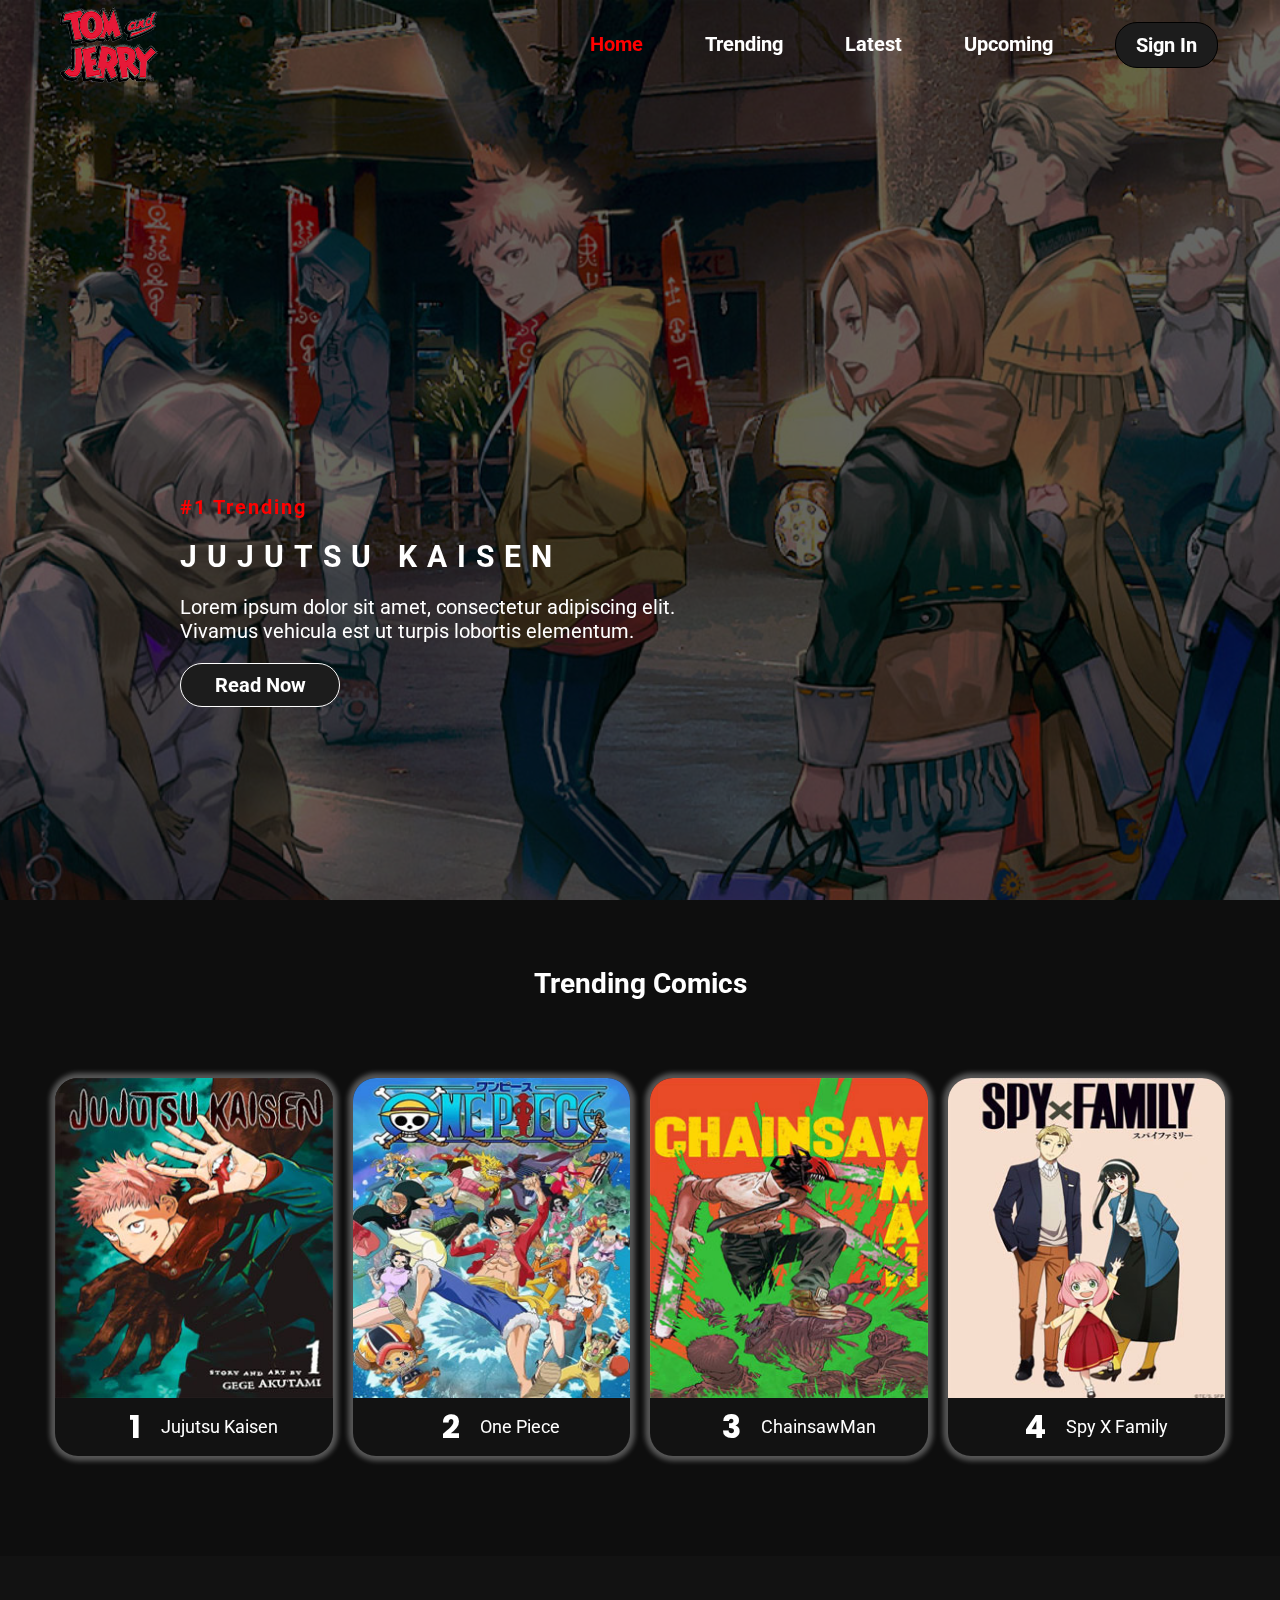
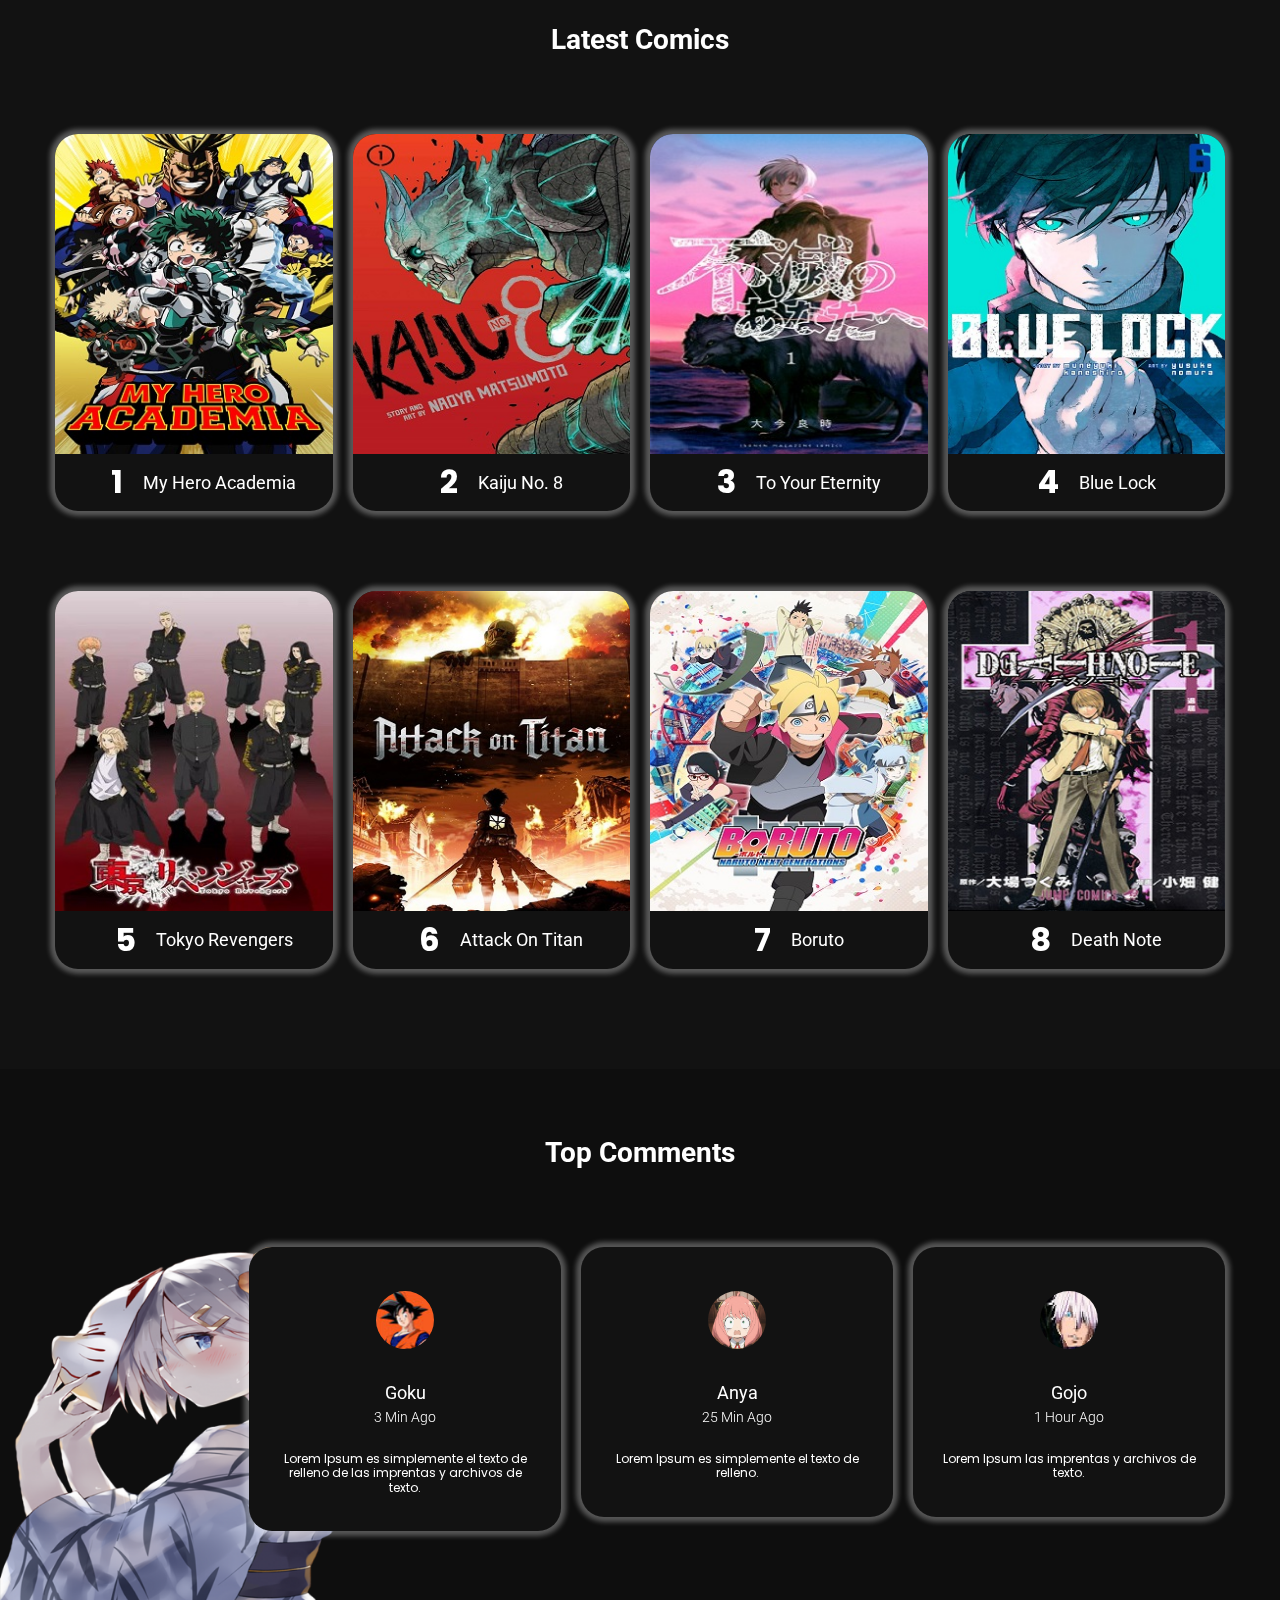
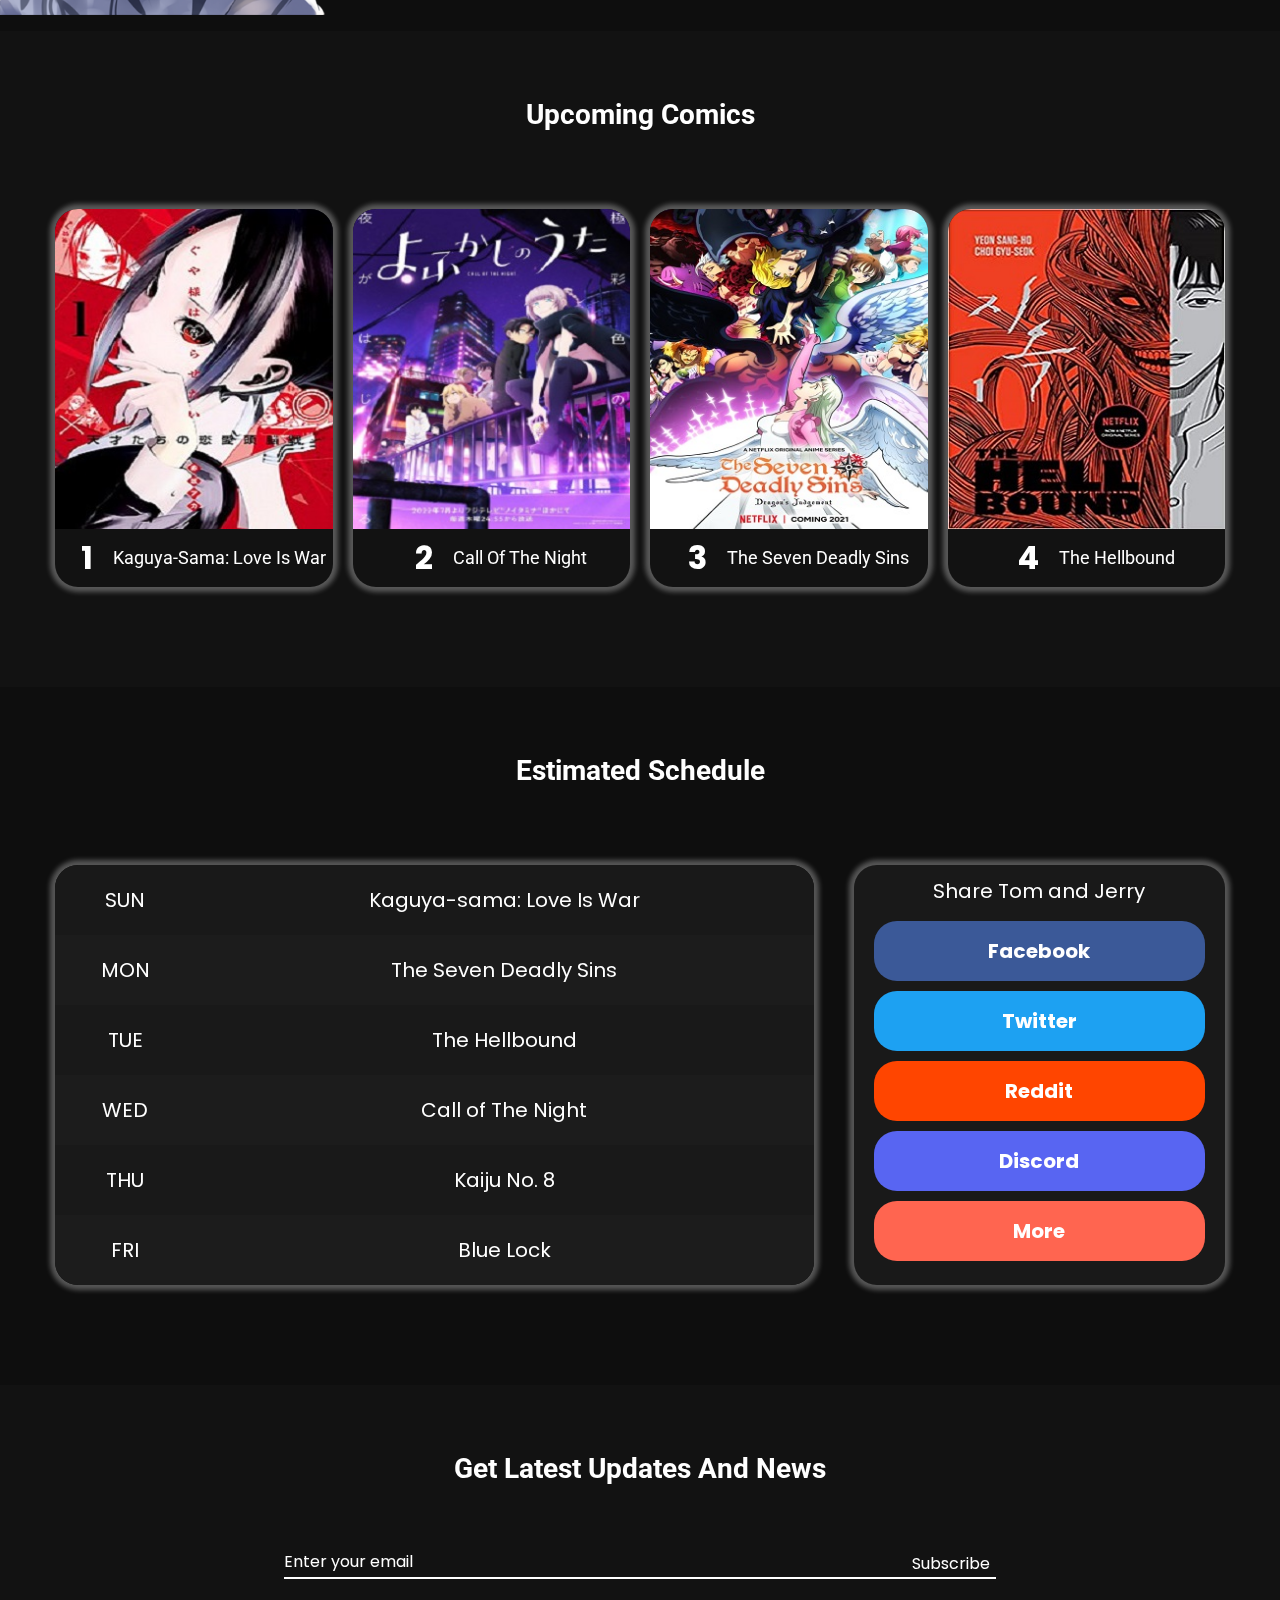
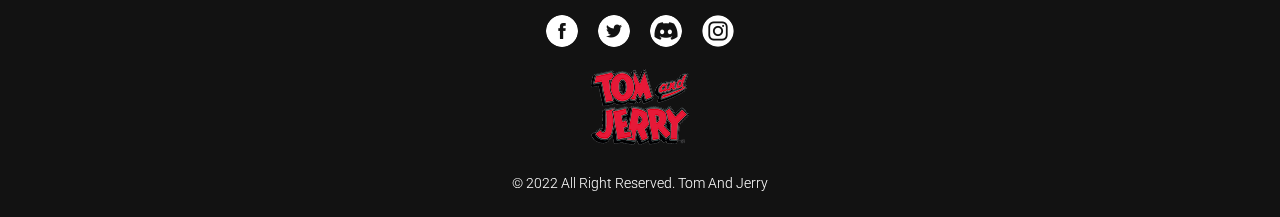
<file: index.html>
<!DOCTYPE html>
<html lang="en">
<head>
    <meta charset="UTF-8">
    <meta http-equiv="X-UA-Compatible" content="IE=edge">
    <meta name="viewport" content="width=device-width, initial-scale=1.0">
    <link href="https://fonts.googleapis.com/css2?family=Poppins&family=Roboto:wght@400;700&display=swap" rel="stylesheet">
    <link rel="stylesheet" href="./css/style.css">
    <title>Tom and Jerry</title>
</head>
<body>
    <header id="header">
        <div class="header-container">
            <div class="logo">
                <a href="#"><img src="./images/logo.png" alt="Tom&Jerry"></a>
            </div>
            <div class="nav">
                <ul>
                    <li><a href="#home" class="active">Home</a></li>
                    <li><a href="#trending">Trending</a></li>
                    <li><a href="#latest">Latest</a></li>
                    <li><a href="#upcoming">Upcoming</a></li>
                    <li><a href="./pages/login.html" class="btn sign-in">Sign In</a></li>
                </ul>
            </div>
        </div>
    </header>

    <main>
        <section id="home" class="banner-part">
            <div class="bg-stretch" style="background-image: url(./images/banner.jpg);">
                <div class="banner-content">
                    <span class="overline-text">#1 Trending</span>
                    <h1>Jujutsu Kaisen</h1>
                    <p>Lorem ipsum dolor sit amet, consectetur adipiscing elit. Vivamus vehicula est ut turpis lobortis elementum.</p>
                    <a href="#" class="btn primary">Read Now</a>
                </div>
            </div>
        </section>

        <section id="trending" class="trending-part">
            <div class="container">
                <h2>Trending Comics</h2>
                <div class="four-columns">
                    <div class="col">
                        <a href="#">
                            <div class="trending-detail">
                                <div class="trending-image">
                                    <div class="bg-stretch" style="background-image: url(./images/trending-1.jpg);"></div>
                                </div>
                                <div class="trending-content">
                                    <div class="trending-code">1</div>
                                    <h3>Jujutsu Kaisen</h3>
                                </div>
                            </div>
                        </a>
                    </div>

                    <div class="col">
                        <a href="#">
                            <div class="trending-detail">
                                <div class="trending-image">
                                    <div class="bg-stretch" style="background-image: url(./images/trending-2.jpg);"></div>
                                </div>
                                <div class="trending-content">
                                    <div class="trending-code">2</div>
                                    <h3>One Piece</h3>
                                </div>
                            </div>
                        </a>
                    </div>

                    <div class="col">
                        <a href="#">
                            <div class="trending-detail">
                                <div class="trending-image">
                                    <div class="bg-stretch" style="background-image: url(./images/trending-3.jpg);"></div>
                                </div>
                                <div class="trending-content">
                                    <div class="trending-code">3</div>
                                    <h3>ChainsawMan</h3>
                                </div>
                            </div>
                        </a>
                    </div>

                    <div class="col">
                        <a href="#">
                            <div class="trending-detail">
                                <div class="trending-image">
                                    <div class="bg-stretch" style="background-image: url(./images/trending-4.jpg);"></div>
                                </div>
                                <div class="trending-content">
                                    <div class="trending-code">4</div>
                                    <h3>Spy X Family</h3>
                                </div>
                            </div>
                        </a>
                    </div>
                </div>
            </div>
        </section>

        <section id="latest" class="latest-part">
            <div class="container">
                <h2>Latest Comics</h2>
                <div class="four-columns">
                    <div class="col">
                        <a href="#">
                            <div class="latest-detail">
                                <div class="latest-image">
                                    <div class="bg-stretch" style="background-image: url(./images/latest-1.jpg);"></div>
                                </div>
                                <div class="latest-content">
                                    <div class="latest-code">1</div>
                                    <h3>My Hero Academia</h3>
                                </div>
                            </div>
                        </a>
                    </div>

                    <div class="col">
                        <a href="#">
                            <div class="latest-detail">
                                <div class="latest-image">
                                    <div class="bg-stretch" style="background-image: url(./images/latest-2.jpg);"></div>
                                </div>
                                <div class="latest-content">
                                    <div class="latest-code">2</div>
                                    <h3>Kaiju No. 8</h3>
                                </div>
                            </div>
                        </a>
                    </div>

                    <div class="col">
                        <a href="#">
                            <div class="latest-detail">
                                <div class="latest-image">
                                    <div class="bg-stretch" style="background-image: url(./images/latest-3.jpg);"></div>
                                </div>
                                <div class="latest-content">
                                    <div class="latest-code">3</div>
                                    <h3>To Your Eternity</h3>
                                </div>
                            </div>
                        </a>
                    </div>

                    <div class="col">
                        <a href="#">
                            <div class="latest-detail">
                                <div class="latest-image">
                                    <div class="bg-stretch" style="background-image: url(./images/latest-4.jpg);"></div>
                                </div>
                                <div class="latest-content">
                                    <div class="latest-code">4</div>
                                    <h3>Blue Lock</h3>
                                </div>
                            </div>
                        </a>
                    </div>
                </div>
                <div class="four-columns">
                    <div class="col">
                        <a href="#">
                            <div class="latest-detail">
                                <div class="latest-image">
                                    <div class="bg-stretch" style="background-image: url(./images/latest-5.jpg);"></div>
                                </div>
                                <div class="latest-content">
                                    <div class="latest-code">5</div>
                                    <h3>Tokyo Revengers</h3>
                                </div>
                            </div>
                        </a>
                    </div>

                    <div class="col">
                        <a href="#">
                            <div class="latest-detail">
                                <div class="latest-image">
                                    <div class="bg-stretch" style="background-image: url(./images/latest-6.jpg);"></div>
                                </div>
                                <div class="latest-content">
                                    <div class="latest-code">6</div>
                                    <h3>Attack on Titan</h3>
                                </div>
                            </div>
                        </a>
                    </div>

                    <div class="col">
                        <a href="#">
                            <div class="latest-detail">
                                <div class="latest-image">
                                    <div class="bg-stretch" style="background-image: url(./images/latest-7.jpg);"></div>
                                </div>
                                <div class="latest-content">
                                    <div class="latest-code">7</div>
                                    <h3>Boruto</h3>
                                </div>
                            </div>
                        </a>
                    </div>

                    <div class="col">
                        <a href="#">
                            <div class="latest-detail">
                                <div class="latest-image">
                                    <div class="bg-stretch" style="background-image: url(./images/latest-8.jpg);"></div>
                                </div>
                                <div class="latest-content">
                                    <div class="latest-code">8</div>
                                    <h3>Death Note</h3>
                                </div>
                            </div>
                        </a>
                    </div>
                </div>
            </div>
        </section>

        <section class="comment-part">
            <div class="container">
                <h2>Top Comments</h2>
                <div class="four-columns">
                    <div class="col">
                        <div class="comment-bk">
                            <img src="./images/comment-bk.png" alt="">
                        </div>
                    </div>

                    <div class="col">
                        <div class="comment-detail">
                            <div class="profile">
                                <div class="profile-pic">
                                    <img src="./images/profile-pic1.jpg" alt="">
                                </div>
                            </div>
                            <h4>Goku</h4>
                            <h5>3 min ago</h5>
                            <div class="comment-content">
                                <p>Lorem Ipsum es simplemente el texto 
                                    de relleno de las imprentas y archivos de texto.</p>
                            </div>
                        </div>
                    </div>    

                    <div class="col">
                        <div class="comment-detail">
                            <div class="profile">
                                <div class="profile-pic">
                                    <img src="./images/profile-pic2.jpg" alt="">
                                </div>
                            </div>
                            <h4>Anya</h4>
                            <h5>25 min ago</h5>
                            <div class="comment-content">
                                <p>Lorem Ipsum es simplemente el texto 
                                    de relleno.</p>
                            </div>
                        </div>
                    </div>    

                    <div class="col">
                        <div class="comment-detail">
                            <div class="profile">
                                <div class="profile-pic">
                                    <img src="./images/profile-pic3.jpg" alt="">
                                </div>
                            </div>
                            <h4>Gojo</h4>
                            <h5>1 hour ago</h5>
                            <div class="comment-content">
                                <p>Lorem Ipsum las imprentas y archivos de texto.</p>
                            </div>
                        </div>
                    </div>    
                </div>
            </div>
        </section>

        <section id="upcoming" class="upcoming-part">
            <div class="container">
                <h2>Upcoming Comics</h2>
                <div class="four-columns">
                    <div class="col">
                        <a href="#">
                            <div class="upcoming-detail">
                                <div class="upcoming-image">
                                    <div class="bg-stretch" style="background-image: url(./images/upcoming-1.jpg);"></div>
                                </div>
                                <div class="upcoming-content">
                                    <div class="upcoming-code">1</div>
                                    <h3>Kaguya-sama: Love is War</h3>
                                </div>
                            </div>
                        </a>
                    </div>

                    <div class="col">
                        <a href="#">
                            <div class="upcoming-detail">
                                <div class="upcoming-image">
                                    <div class="bg-stretch" style="background-image: url(./images/upcoming-2.jpg);"></div>
                                </div>
                                <div class="upcoming-content">
                                    <div class="upcoming-code">2</div>
                                    <h3>Call of The Night</h3>
                                </div>
                            </div>
                        </a>
                    </div>

                    <div class="col">
                        <a href="#">
                            <div class="upcoming-detail">
                                <div class="upcoming-image">
                                    <div class="bg-stretch" style="background-image: url(./images/upcoming-3.jpg);"></div>
                                </div>
                                <div class="upcoming-content">
                                    <div class="upcoming-code">3</div>
                                    <h3>The Seven Deadly Sins</h3>
                                </div>
                            </div>
                        </a>
                    </div>

                    <div class="col">
                        <a href="#">
                            <div class="upcoming-detail">
                                <div class="upcoming-image">
                                    <div class="bg-stretch" style="background-image: url(./images/upcoming-4.jpg);"></div>
                                </div>
                                <div class="upcoming-content">
                                    <div class="upcoming-code">4</div>
                                    <h3>The Hellbound</h3>
                                </div>
                            </div>
                        </a>
                    </div>
                </div>
            </div>
        </section>

        <section class="estimated-part">
            <div class="container">
                <h2>Estimated Schedule</h2>
                <div class="two-columns">
                    <div class="col large-col">
                        <table class="table-style">
                            <tr>
                                <td>SUN</td>
                                <td>Kaguya-sama: Love Is War</td>
                            </tr>
                            <tr>
                                <td>MON</td>
                                <td>The Seven Deadly Sins</td>
                            </tr>
                            <tr>
                                <td>TUE</td>
                                <td>The Hellbound</td>
                            </tr>
                            <tr>
                                <td>WED</td>
                                <td>Call of The Night</td>
                            </tr>
                            <tr>
                                <td>THU</td>
                                <td>Kaiju No. 8</td>
                            </tr>
                            <tr>
                                <td>FRI</td>
                                <td>Blue Lock</td>
                            </tr>
                        </table>
                    </div>
                    <div class="col sml-col">
                        <div class="socials">
                            <span>Share Tom and Jerry</span>
                            <div class="socials-content">
                                <a href="#">
                                    <div class="facebook">
                                        <span>Facebook</span>
                                    </div>
                                </a>
                                <a href="#">
                                    <div class="twitter">
                                        <span>Twitter</span>
                                    </div>
                                </a>
                                <a href="#">
                                    <div class="reddit">
                                        <span>Reddit</span>
                                    </div>
                                </a>
                                <a href="#">
                                    <div class="discord">
                                        <span>Discord</span>
                                    </div>
                                </a>
                                <a href="#">
                                    <div class="more">
                                        <span>More</span>
                                    </div>
                                </a>
                            </div>
                        </div>
                    </div>
                </div>
        </section>
    </main>

    <footer>
        <section class="footer-part">
            <div class="container">
                <h2>Get latest updates and news</h2>
                <div class="footer-detail">
                    <form class="subscribe">
                        <input type="text" class="form-email" placeholder="Enter your email">
                        <button type="submit" class="subscribe-btn">Subscribe</button>
                    </form>
                </div>
                <div class="links">
                    <a href="#" class="links-style"><img src="./images/facebook.png" alt="facebook"></a>
                    <a href="#" class="links-style"><img src="./images/twitter.png" alt="twitter"></a>
                    <a href="#" class="links-style"><img src="./images/discord.png" alt="discord"></a>
                    <a href="#" class="links-style"><img src="./images/instagram.png" alt="instagram"></a>
                </div>
                <div class="logo">
                    <a href="#"><img src="./images/logo.png" alt=""></a>
                </div>
                </div>
                    <h5>© 2022 All Right Reserved. Tom and Jerry</h5>
                </div>
            </div>
        </section>
    </footer>
</body>
</html>
</file>
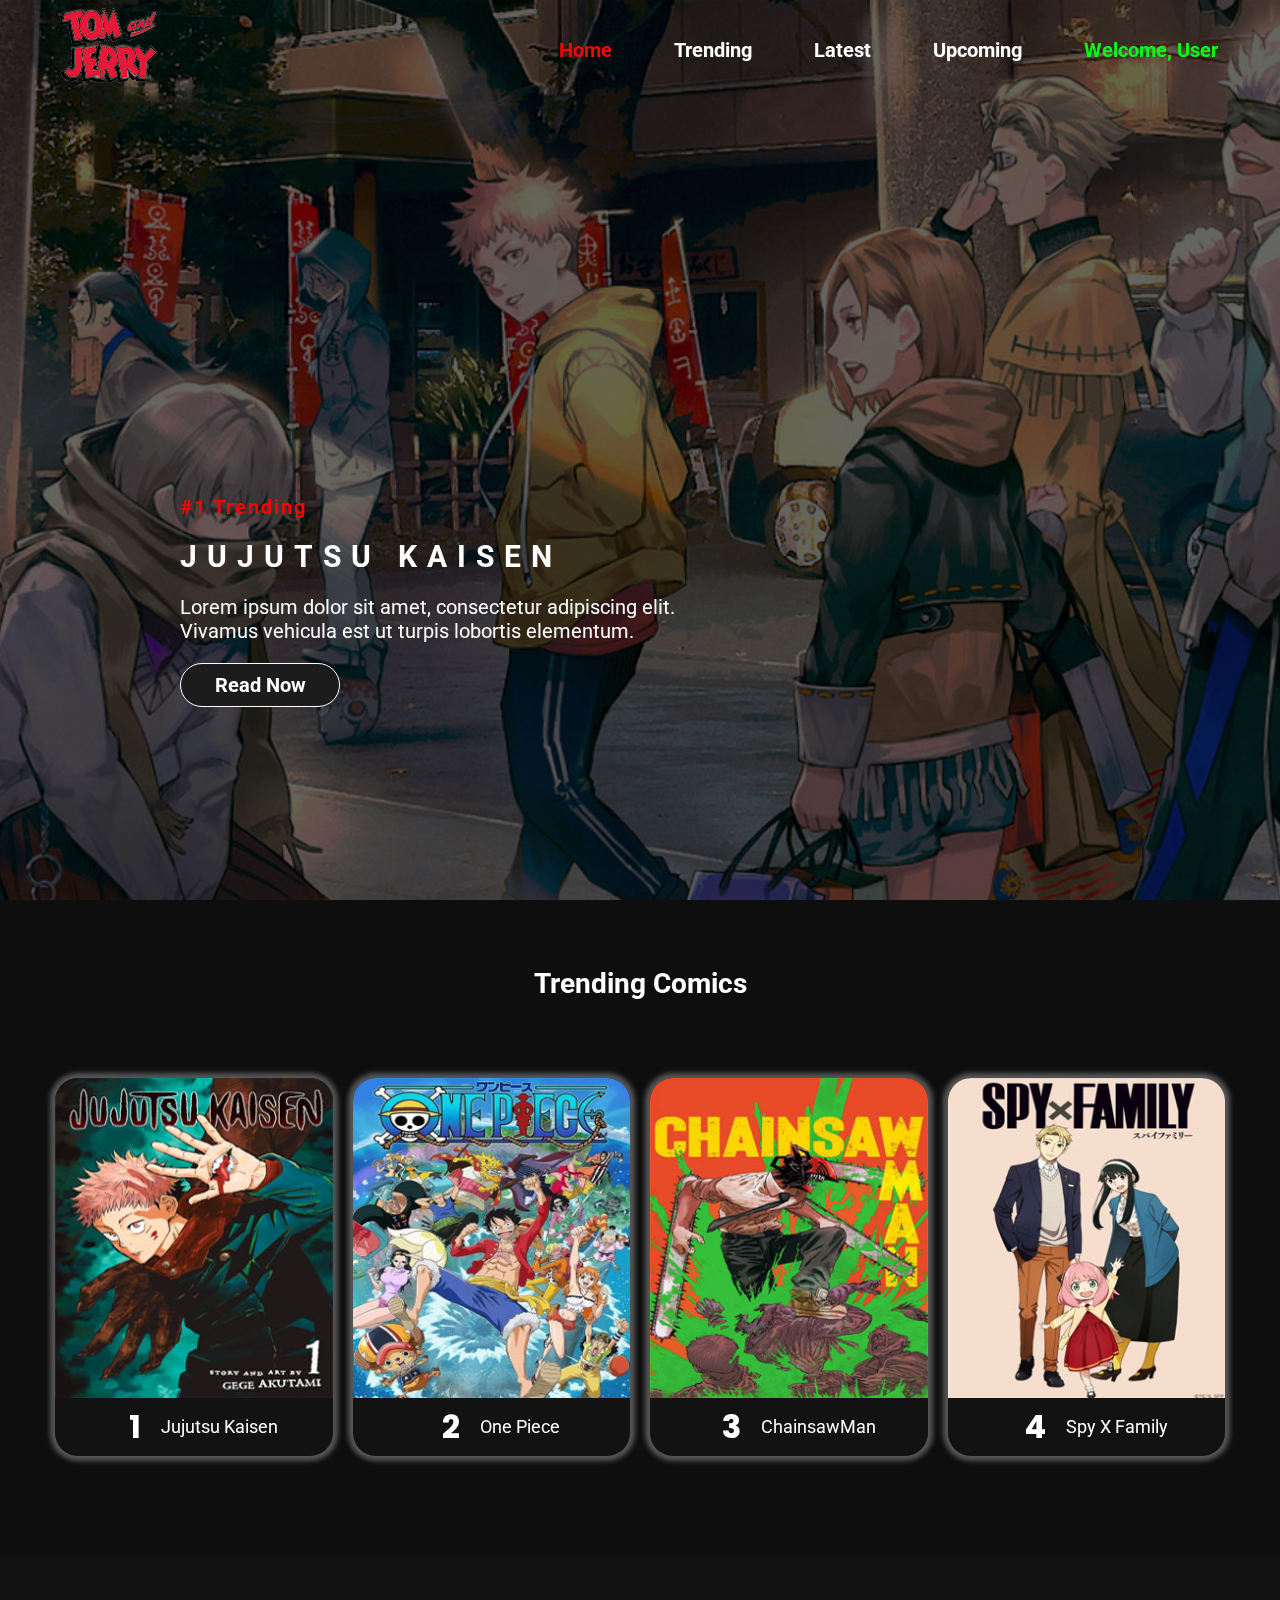
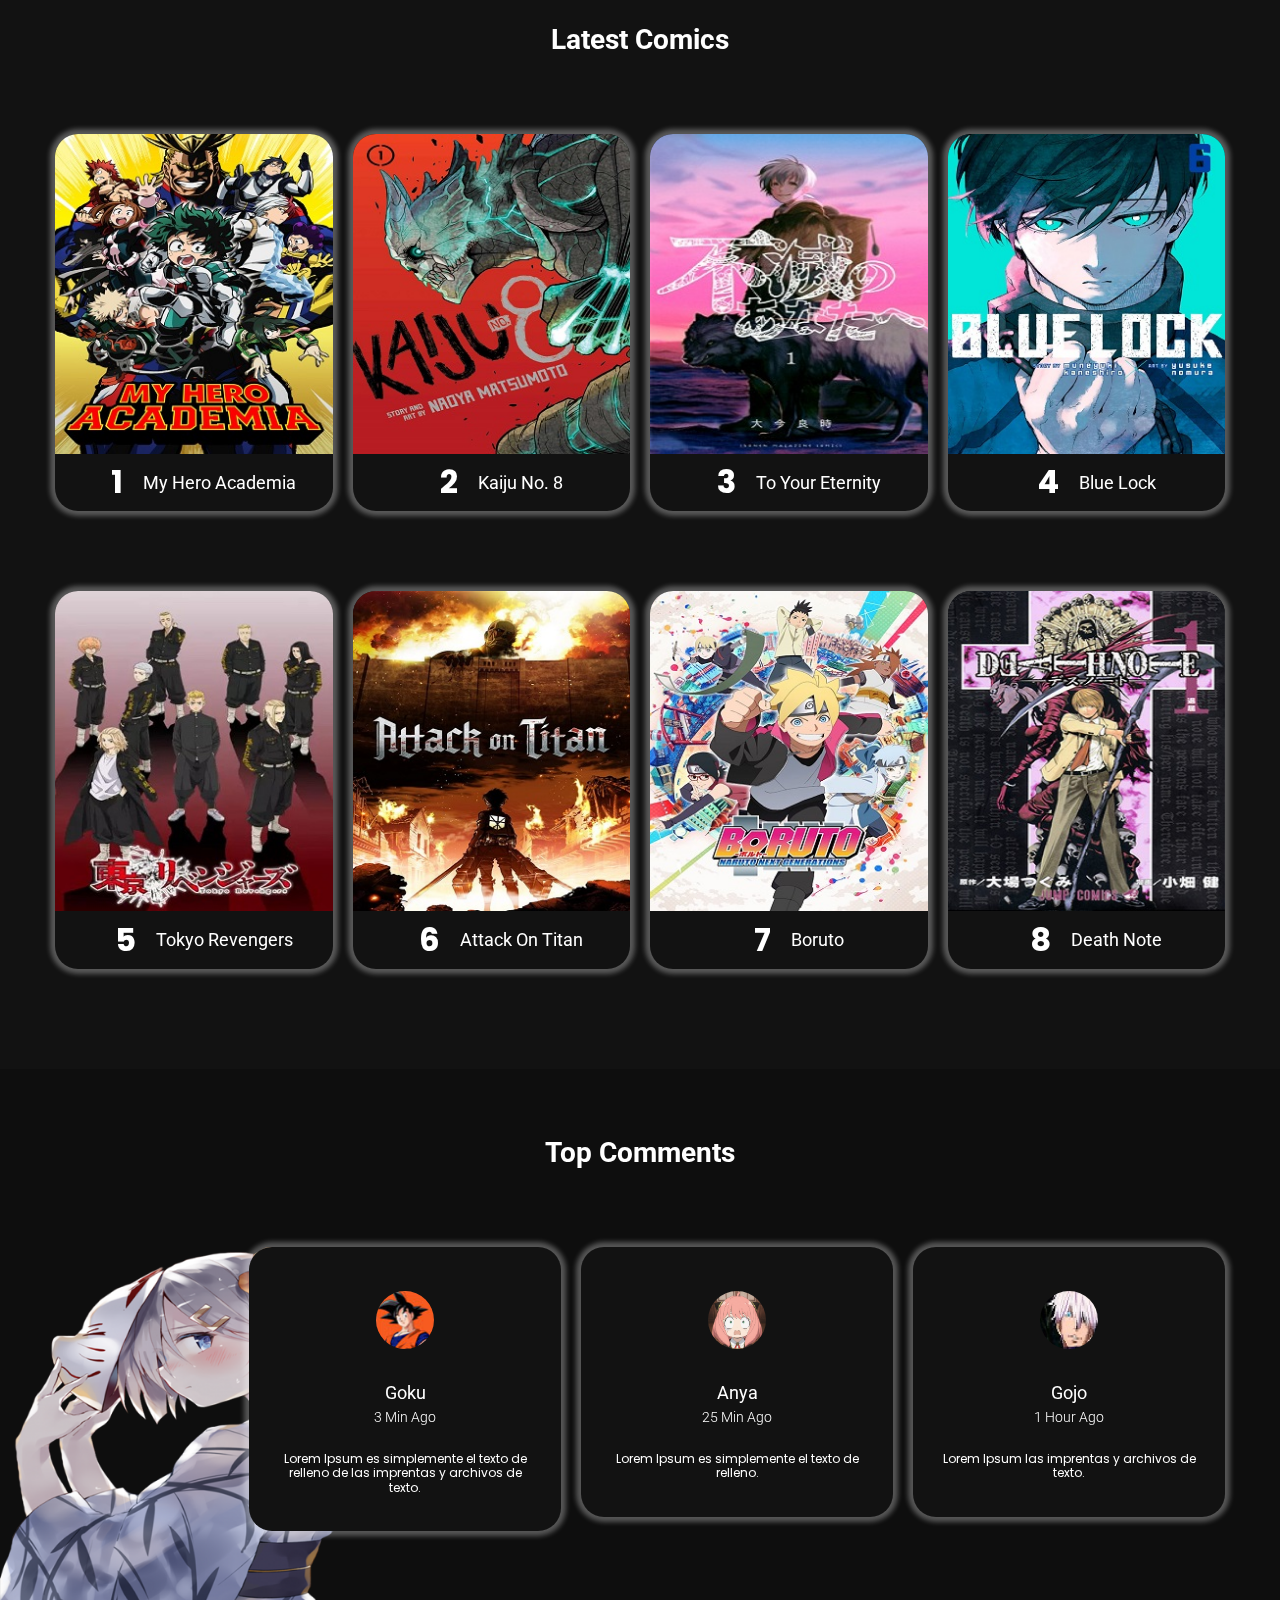
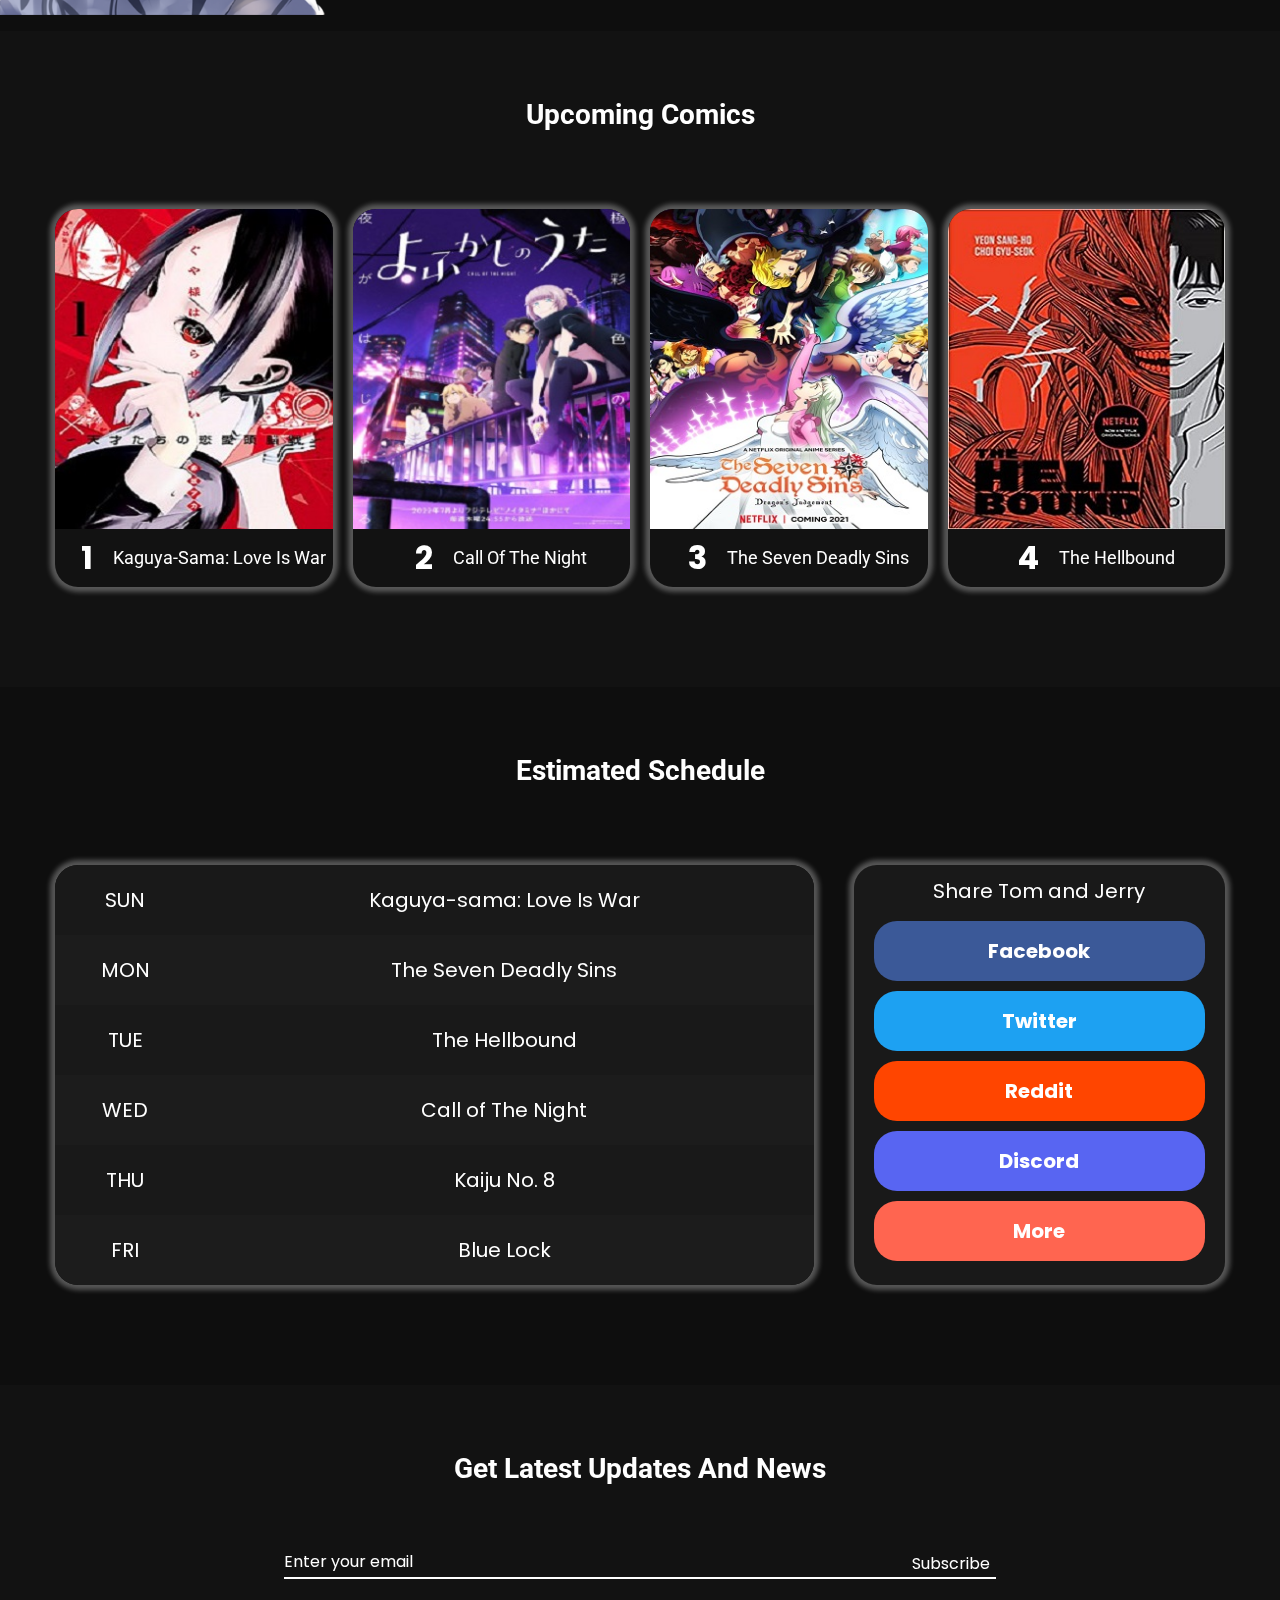
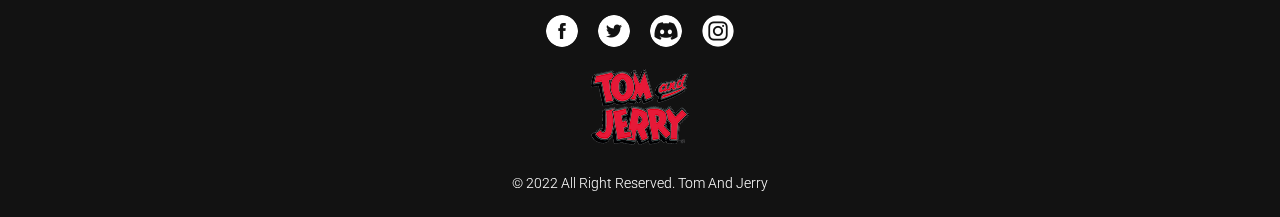
<file: indexlogin.html>
<!DOCTYPE html>
<html lang="en">
<head>
    <meta charset="UTF-8">
    <meta http-equiv="X-UA-Compatible" content="IE=edge">
    <meta name="viewport" content="width=device-width, initial-scale=1.0">
    <link href="https://fonts.googleapis.com/css2?family=Poppins&family=Roboto:wght@400;700&display=swap" rel="stylesheet">
    <link rel="stylesheet" href="./style.css">
    <title>Tom and Jerry</title>
</head>
<body>
    <header id="header">
        <div class="header-container">
            <div class="logo">
                <a href="#"><img src="./assets/logo.png" alt="Tom&Jerry"></a>
            </div>
            <div class="nav">
                <ul>
                    <li><a href="#home" class="active">Home</a></li>
                    <li><a href="#trending">Trending</a></li>
                    <li><a href="#latest">Latest</a></li>
                    <li><a href="#upcoming">Upcoming</a></li>
                    <li><a href="#" class="user-active">Welcome, User</a></li>
                </ul>
            </div>
        </div>
    </header>

    <main>
        <section id="home" class="banner-part">
            <div class="bg-stretch" style="background-image: url(./assets/banner.jpg);">
                <div class="banner-content">
                    <span class="overline-text">#1 Trending</span>
                    <h1>Jujutsu Kaisen</h1>
                    <p>Lorem ipsum dolor sit amet, consectetur adipiscing elit. Vivamus vehicula est ut turpis lobortis elementum.</p>
                    <a href="#" class="btn primary">Read Now</a>
                </div>
            </div>
        </section>

        <section id="trending" class="trending-part">
            <div class="container">
                <h2>Trending Comics</h2>
                <div class="four-columns">
                    <div class="col">
                        <a href="#">
                            <div class="trending-detail">
                                <div class="trending-image">
                                    <div class="bg-stretch" style="background-image: url(./assets/trending-1.jpg);"></div>
                                </div>
                                <div class="trending-content">
                                    <div class="trending-code">1</div>
                                    <h3>Jujutsu Kaisen</h3>
                                </div>
                            </div>
                        </a>
                    </div>

                    <div class="col">
                        <a href="#">
                            <div class="trending-detail">
                                <div class="trending-image">
                                    <div class="bg-stretch" style="background-image: url(./assets/trending-2.jpg);"></div>
                                </div>
                                <div class="trending-content">
                                    <div class="trending-code">2</div>
                                    <h3>One Piece</h3>
                                </div>
                            </div>
                        </a>
                    </div>

                    <div class="col">
                        <a href="#">
                            <div class="trending-detail">
                                <div class="trending-image">
                                    <div class="bg-stretch" style="background-image: url(./assets/trending-3.jpg);"></div>
                                </div>
                                <div class="trending-content">
                                    <div class="trending-code">3</div>
                                    <h3>ChainsawMan</h3>
                                </div>
                            </div>
                        </a>
                    </div>

                    <div class="col">
                        <a href="#">
                            <div class="trending-detail">
                                <div class="trending-image">
                                    <div class="bg-stretch" style="background-image: url(./assets/trending-4.jpg);"></div>
                                </div>
                                <div class="trending-content">
                                    <div class="trending-code">4</div>
                                    <h3>Spy X Family</h3>
                                </div>
                            </div>
                        </a>
                    </div>
                </div>
            </div>
        </section>

        <section id="latest" class="latest-part">
            <div class="container">
                <h2>Latest Comics</h2>
                <div class="four-columns">
                    <div class="col">
                        <a href="#">
                            <div class="latest-detail">
                                <div class="latest-image">
                                    <div class="bg-stretch" style="background-image: url(./assets/latest-1.jpg);"></div>
                                </div>
                                <div class="latest-content">
                                    <div class="latest-code">1</div>
                                    <h3>My Hero Academia</h3>
                                </div>
                            </div>
                        </a>
                    </div>

                    <div class="col">
                        <a href="#">
                            <div class="latest-detail">
                                <div class="latest-image">
                                    <div class="bg-stretch" style="background-image: url(./assets/latest-2.jpg);"></div>
                                </div>
                                <div class="latest-content">
                                    <div class="latest-code">2</div>
                                    <h3>Kaiju No. 8</h3>
                                </div>
                            </div>
                        </a>
                    </div>

                    <div class="col">
                        <a href="#">
                            <div class="latest-detail">
                                <div class="latest-image">
                                    <div class="bg-stretch" style="background-image: url(./assets/latest-3.jpg);"></div>
                                </div>
                                <div class="latest-content">
                                    <div class="latest-code">3</div>
                                    <h3>To Your Eternity</h3>
                                </div>
                            </div>
                        </a>
                    </div>

                    <div class="col">
                        <a href="#">
                            <div class="latest-detail">
                                <div class="latest-image">
                                    <div class="bg-stretch" style="background-image: url(./assets/latest-4.jpg);"></div>
                                </div>
                                <div class="latest-content">
                                    <div class="latest-code">4</div>
                                    <h3>Blue Lock</h3>
                                </div>
                            </div>
                        </a>
                    </div>
                </div>
                <div class="four-columns">
                    <div class="col">
                        <a href="#">
                            <div class="latest-detail">
                                <div class="latest-image">
                                    <div class="bg-stretch" style="background-image: url(./assets/latest-5.jpg);"></div>
                                </div>
                                <div class="latest-content">
                                    <div class="latest-code">5</div>
                                    <h3>Tokyo Revengers</h3>
                                </div>
                            </div>
                        </a>
                    </div>

                    <div class="col">
                        <a href="#">
                            <div class="latest-detail">
                                <div class="latest-image">
                                    <div class="bg-stretch" style="background-image: url(./assets/latest-6.jpg);"></div>
                                </div>
                                <div class="latest-content">
                                    <div class="latest-code">6</div>
                                    <h3>Attack on Titan</h3>
                                </div>
                            </div>
                        </a>
                    </div>

                    <div class="col">
                        <a href="#">
                            <div class="latest-detail">
                                <div class="latest-image">
                                    <div class="bg-stretch" style="background-image: url(./assets/latest-7.jpg);"></div>
                                </div>
                                <div class="latest-content">
                                    <div class="latest-code">7</div>
                                    <h3>Boruto</h3>
                                </div>
                            </div>
                        </a>
                    </div>

                    <div class="col">
                        <a href="#">
                            <div class="latest-detail">
                                <div class="latest-image">
                                    <div class="bg-stretch" style="background-image: url(./assets/latest-8.jpg);"></div>
                                </div>
                                <div class="latest-content">
                                    <div class="latest-code">8</div>
                                    <h3>Death Note</h3>
                                </div>
                            </div>
                        </a>
                    </div>
                </div>
            </div>
        </section>

        <section class="comment-part">
            <div class="container">
                <h2>Top Comments</h2>
                <div class="four-columns">
                    <div class="col">
                        <div class="comment-bk">
                            <img src="./assets/comment-bk.png" alt="">
                        </div>
                    </div>

                    <div class="col">
                        <div class="comment-detail">
                            <div class="profile">
                                <div class="profile-pic">
                                    <img src="./assets/profile-pic1.jpg" alt="">
                                </div>
                            </div>
                            <h4>Goku</h4>
                            <h5>3 min ago</h5>
                            <div class="comment-content">
                                <p>Lorem Ipsum es simplemente el texto 
                                    de relleno de las imprentas y archivos de texto.</p>
                            </div>
                        </div>
                    </div>    

                    <div class="col">
                        <div class="comment-detail">
                            <div class="profile">
                                <div class="profile-pic">
                                    <img src="./assets/profile-pic2.jpg" alt="">
                                </div>
                            </div>
                            <h4>Anya</h4>
                            <h5>25 min ago</h5>
                            <div class="comment-content">
                                <p>Lorem Ipsum es simplemente el texto 
                                    de relleno.</p>
                            </div>
                        </div>
                    </div>    

                    <div class="col">
                        <div class="comment-detail">
                            <div class="profile">
                                <div class="profile-pic">
                                    <img src="./assets/profile-pic3.jpg" alt="">
                                </div>
                            </div>
                            <h4>Gojo</h4>
                            <h5>1 hour ago</h5>
                            <div class="comment-content">
                                <p>Lorem Ipsum las imprentas y archivos de texto.</p>
                            </div>
                        </div>
                    </div>    
                </div>
            </div>
        </section>

        <section id="upcoming" class="upcoming-part">
            <div class="container">
                <h2>Upcoming Comics</h2>
                <div class="four-columns">
                    <div class="col">
                        <a href="#">
                            <div class="upcoming-detail">
                                <div class="upcoming-image">
                                    <div class="bg-stretch" style="background-image: url(./assets/upcoming-1.jpg);"></div>
                                </div>
                                <div class="upcoming-content">
                                    <div class="upcoming-code">1</div>
                                    <h3>Kaguya-sama: Love is War</h3>
                                </div>
                            </div>
                        </a>
                    </div>

                    <div class="col">
                        <a href="#">
                            <div class="upcoming-detail">
                                <div class="upcoming-image">
                                    <div class="bg-stretch" style="background-image: url(./assets/upcoming-2.jpg);"></div>
                                </div>
                                <div class="upcoming-content">
                                    <div class="upcoming-code">2</div>
                                    <h3>Call of The Night</h3>
                                </div>
                            </div>
                        </a>
                    </div>

                    <div class="col">
                        <a href="#">
                            <div class="upcoming-detail">
                                <div class="upcoming-image">
                                    <div class="bg-stretch" style="background-image: url(./assets/upcoming-3.jpg);"></div>
                                </div>
                                <div class="upcoming-content">
                                    <div class="upcoming-code">3</div>
                                    <h3>The Seven Deadly Sins</h3>
                                </div>
                            </div>
                        </a>
                    </div>

                    <div class="col">
                        <a href="#">
                            <div class="upcoming-detail">
                                <div class="upcoming-image">
                                    <div class="bg-stretch" style="background-image: url(./assets/upcoming-4.jpg);"></div>
                                </div>
                                <div class="upcoming-content">
                                    <div class="upcoming-code">4</div>
                                    <h3>The Hellbound</h3>
                                </div>
                            </div>
                        </a>
                    </div>
                </div>
            </div>
        </section>

        <section class="estimated-part">
            <div class="container">
                <h2>Estimated Schedule</h2>
                <div class="two-columns">
                    <div class="col large-col">
                        <table class="table-style">
                            <tr>
                                <td>SUN</td>
                                <td>Kaguya-sama: Love Is War</td>
                            </tr>
                            <tr>
                                <td>MON</td>
                                <td>The Seven Deadly Sins</td>
                            </tr>
                            <tr>
                                <td>TUE</td>
                                <td>The Hellbound</td>
                            </tr>
                            <tr>
                                <td>WED</td>
                                <td>Call of The Night</td>
                            </tr>
                            <tr>
                                <td>THU</td>
                                <td>Kaiju No. 8</td>
                            </tr>
                            <tr>
                                <td>FRI</td>
                                <td>Blue Lock</td>
                            </tr>
                        </table>
                    </div>
                    <div class="col sml-col">
                        <div class="socials">
                            <span>Share Tom and Jerry</span>
                            <div class="socials-content">
                                <a href="#">
                                    <div class="facebook">
                                        <span>Facebook</span>
                                    </div>
                                </a>
                                <a href="#">
                                    <div class="twitter">
                                        <span>Twitter</span>
                                    </div>
                                </a>
                                <a href="#">
                                    <div class="reddit">
                                        <span>Reddit</span>
                                    </div>
                                </a>
                                <a href="#">
                                    <div class="discord">
                                        <span>Discord</span>
                                    </div>
                                </a>
                                <a href="#">
                                    <div class="more">
                                        <span>More</span>
                                    </div>
                                </a>
                            </div>
                        </div>
                    </div>
                </div>
        </section>
    </main>

    <footer>
        <section class="footer-part">
            <div class="container">
                <h2>Get latest updates and news</h2>
                <div class="footer-detail">
                    <form class="subscribe">
                        <input type="text" class="form-email" placeholder="Enter your email">
                        <button type="submit" class="subscribe-btn">Subscribe</button>
                    </form>
                </div>
                <div class="links">
                    <a href="#" class="links-style"><img src="./assets/facebook.png" alt="facebook"></a>
                    <a href="#" class="links-style"><img src="./assets/twitter.png" alt="twitter"></a>
                    <a href="#" class="links-style"><img src="./assets/discord.png" alt="discord"></a>
                    <a href="#" class="links-style"><img src="./assets/instagram.png" alt="instagram"></a>
                </div>
                <div class="logo">
                    <a href="#"><img src="./assets/logo.png" alt=""></a>
                </div>
                </div>
                    <h5>© 2022 All Right Reserved. Tom and Jerry</h5>
                </div>
            </div>
        </section>
    </footer>
</body>
</html>
</file>
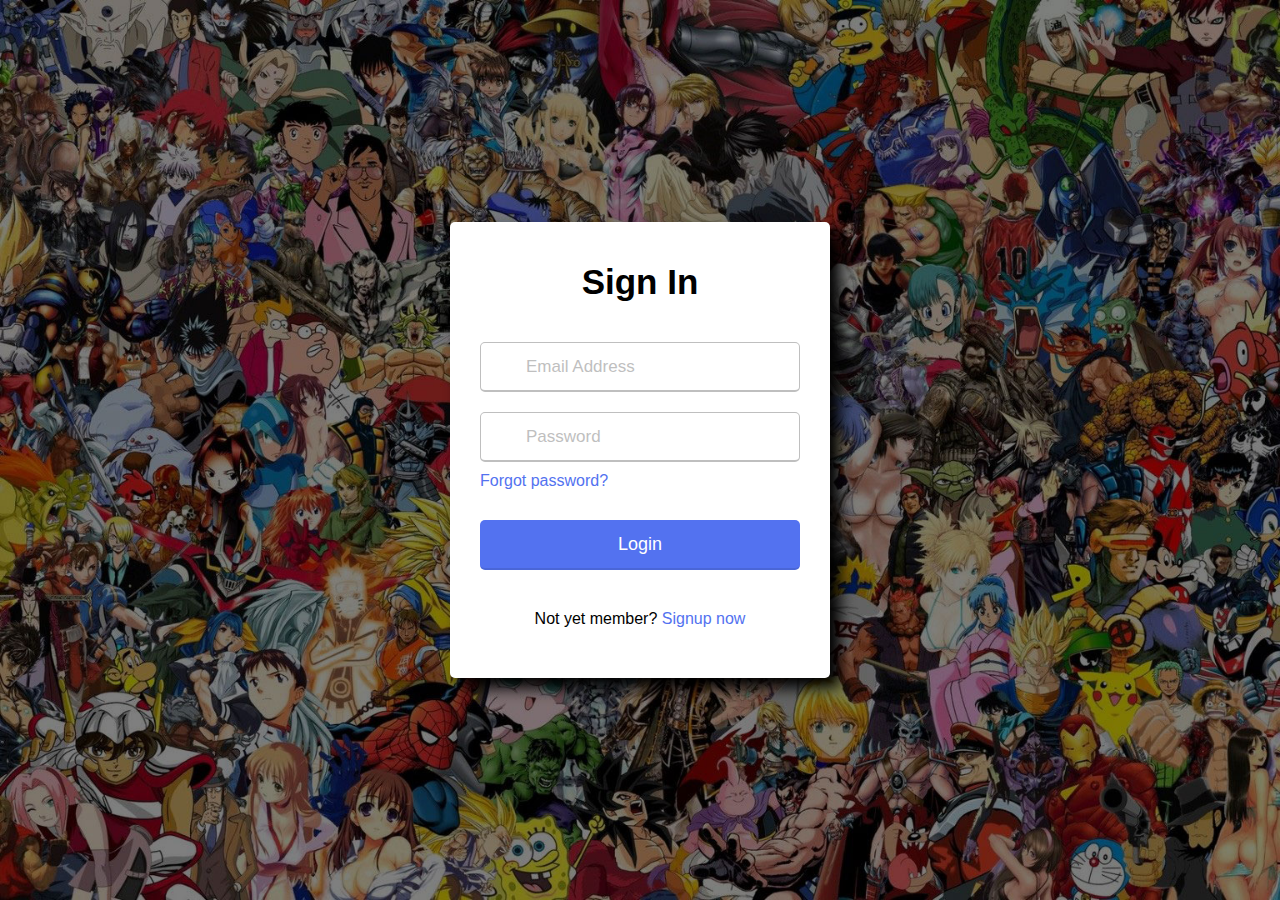
<file: login.html>
<!DOCTYPE html>
<html lang="en">
<head>
    <meta charset="UTF-8">
    <meta name="viewport" content="width=device-width, initial-scale=1.0">
    <title>Login | Tom & Jerry</title>
    <link rel="stylesheet" href="./loginstyle.css">
    <script href="./login.js"></script>
</head>
<body>
    <div class="wrapper">
        <header>Sign In</header>
        <form action="./indexlogin.html">
        <div class="field email">
            <div class="input-area">
                <input type="text" placeholder="Email Address">
            </div>
            <div class="error error-txt">Email can't be blank</div>
        </div>
        <div class="field password">
            <div class="input-area">
                <input type="password" placeholder="Password">
            </div>
            <div class="error error-txt">Password can't be blank</div>
        </div>
        <div class="pass-txt"><a href="#">Forgot password?</a></div>
        <input type="submit" value="Login">
        </form>
        <div class="sign-txt">Not yet member? <a href="#">Signup now</a></div>
    </div>
</body>
</html>
</file>
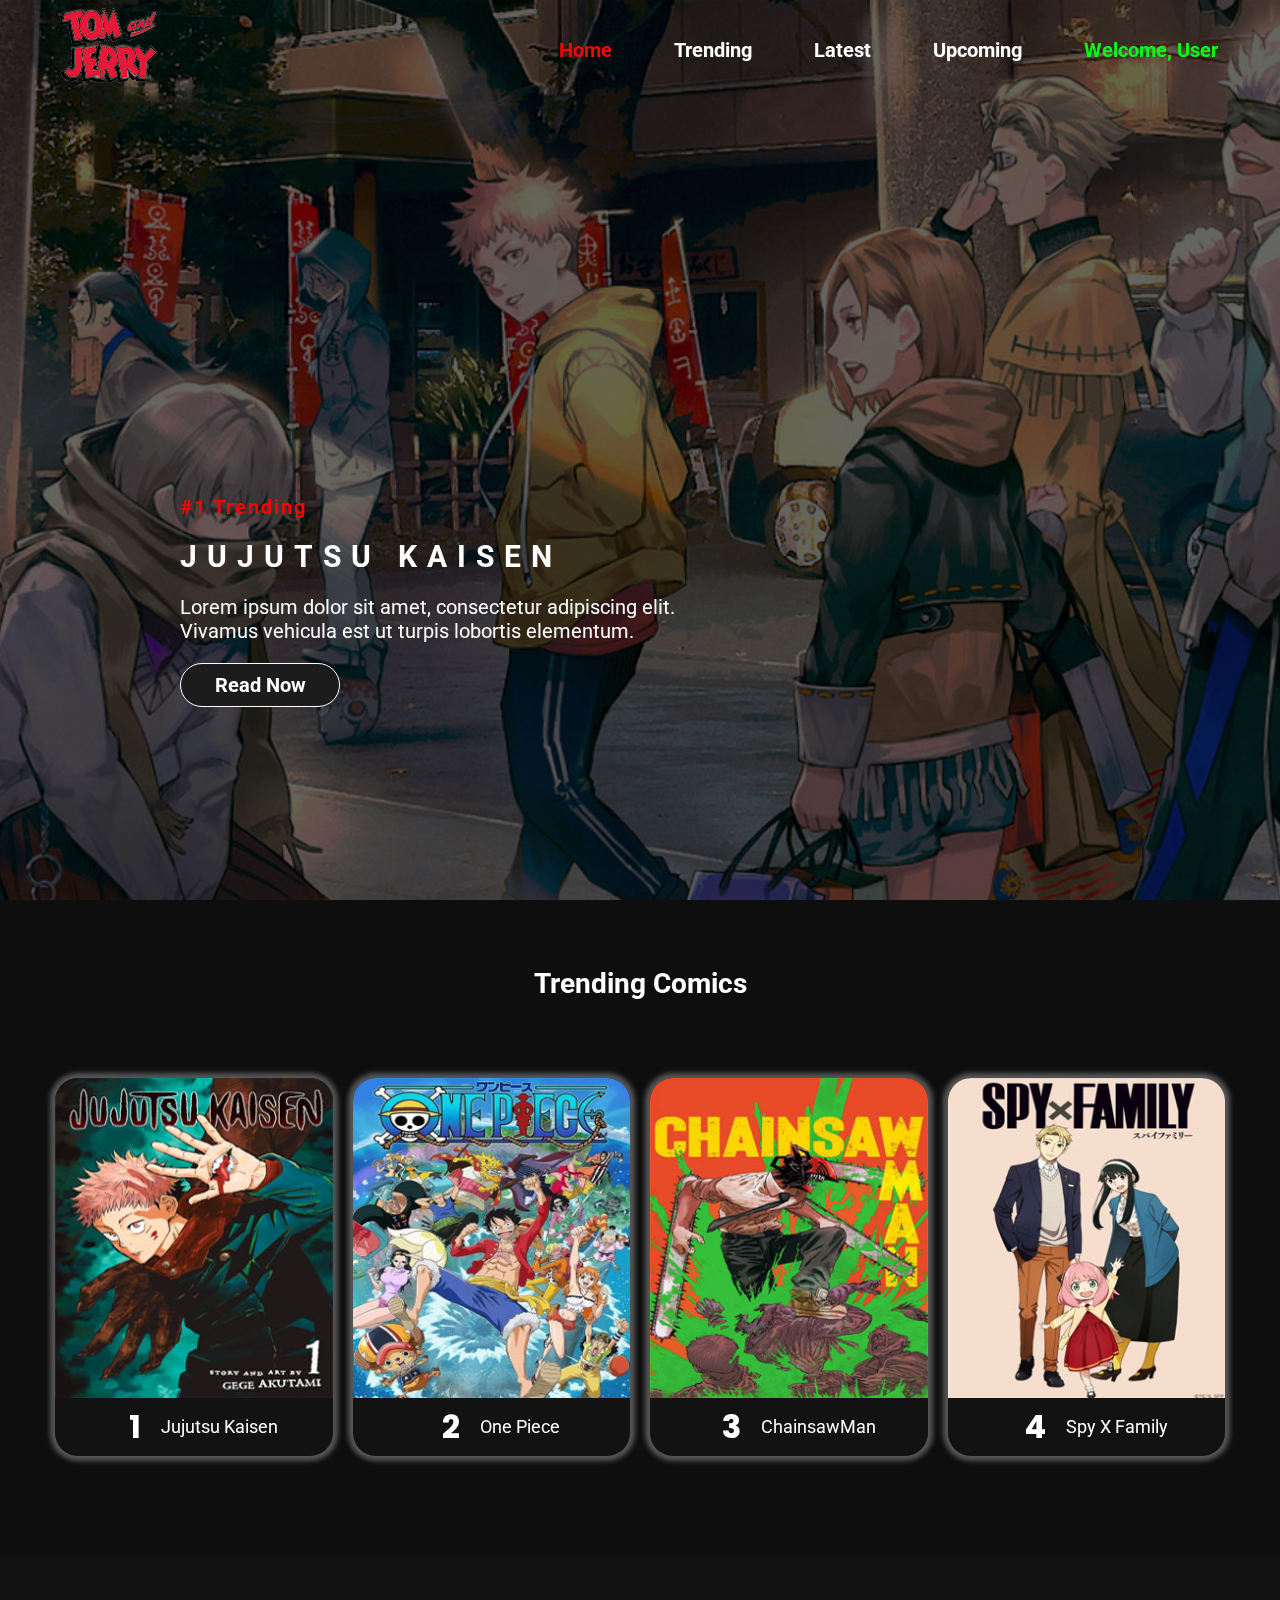
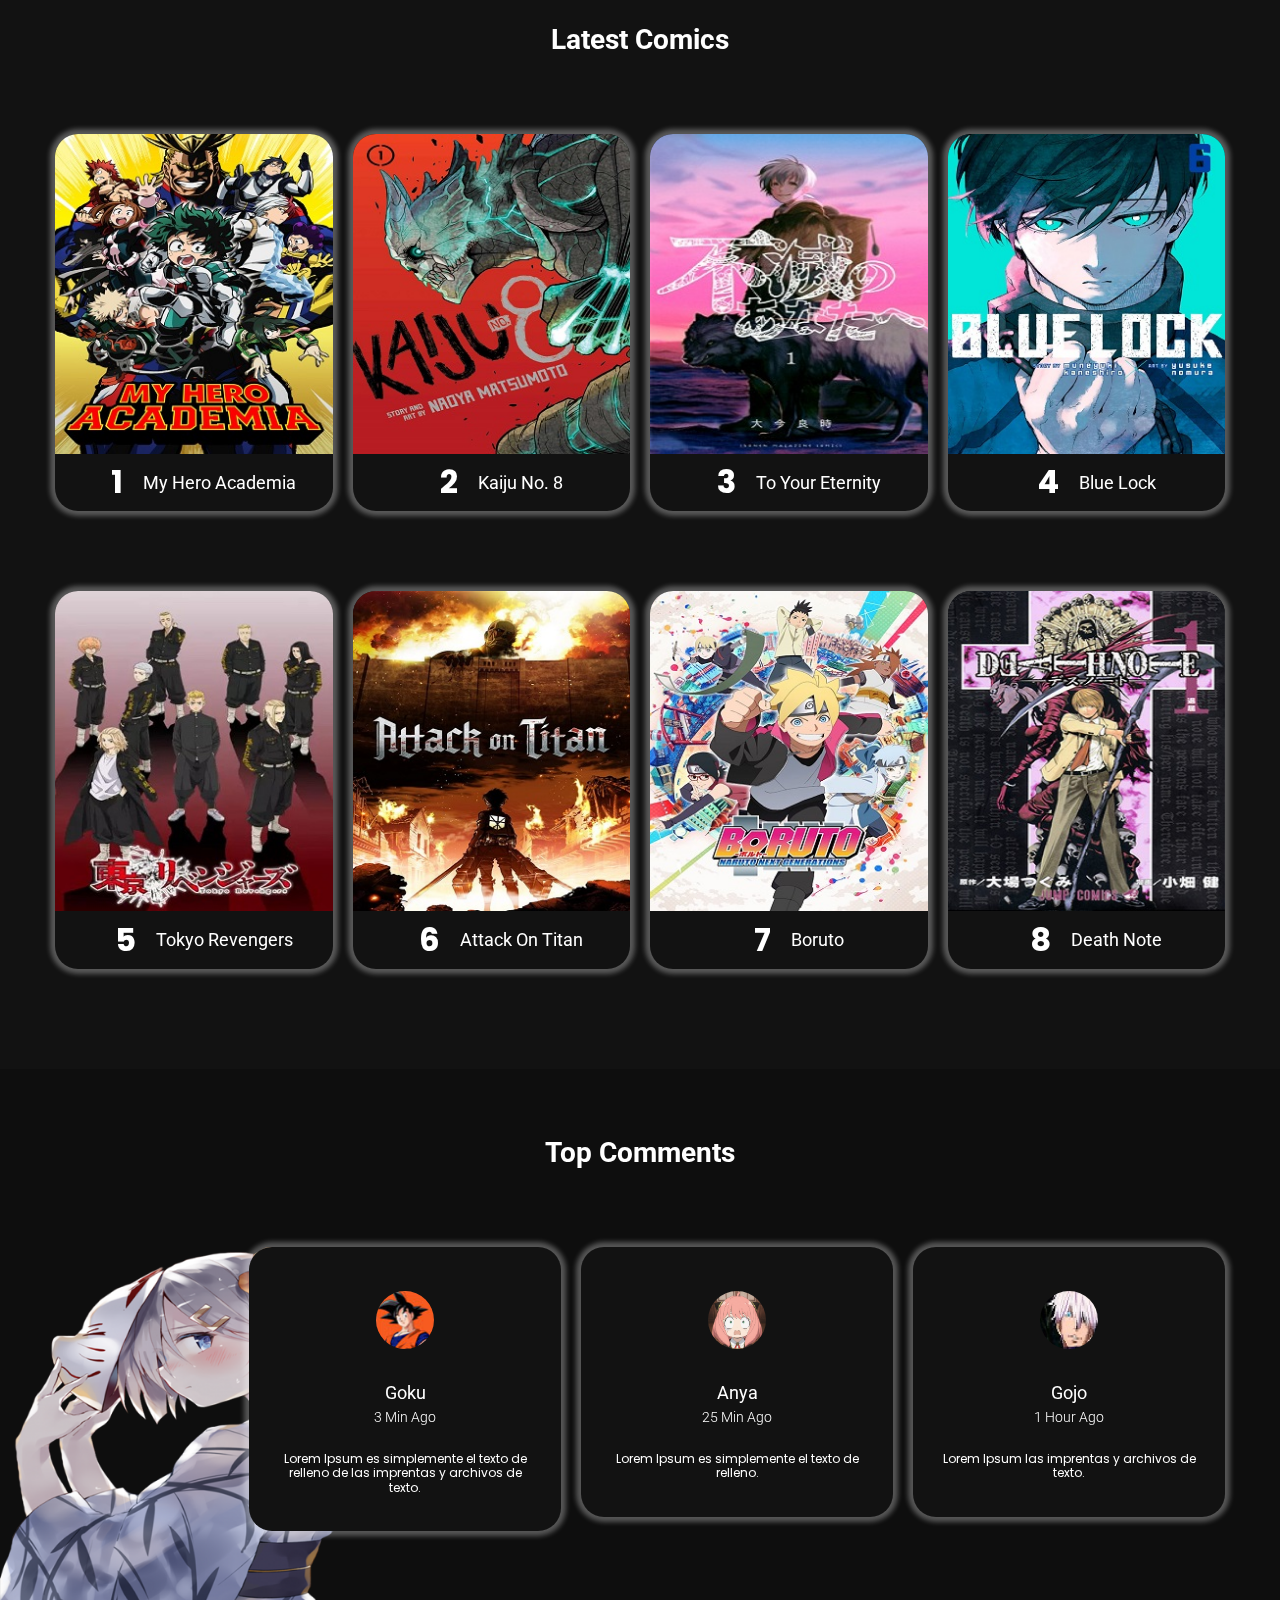
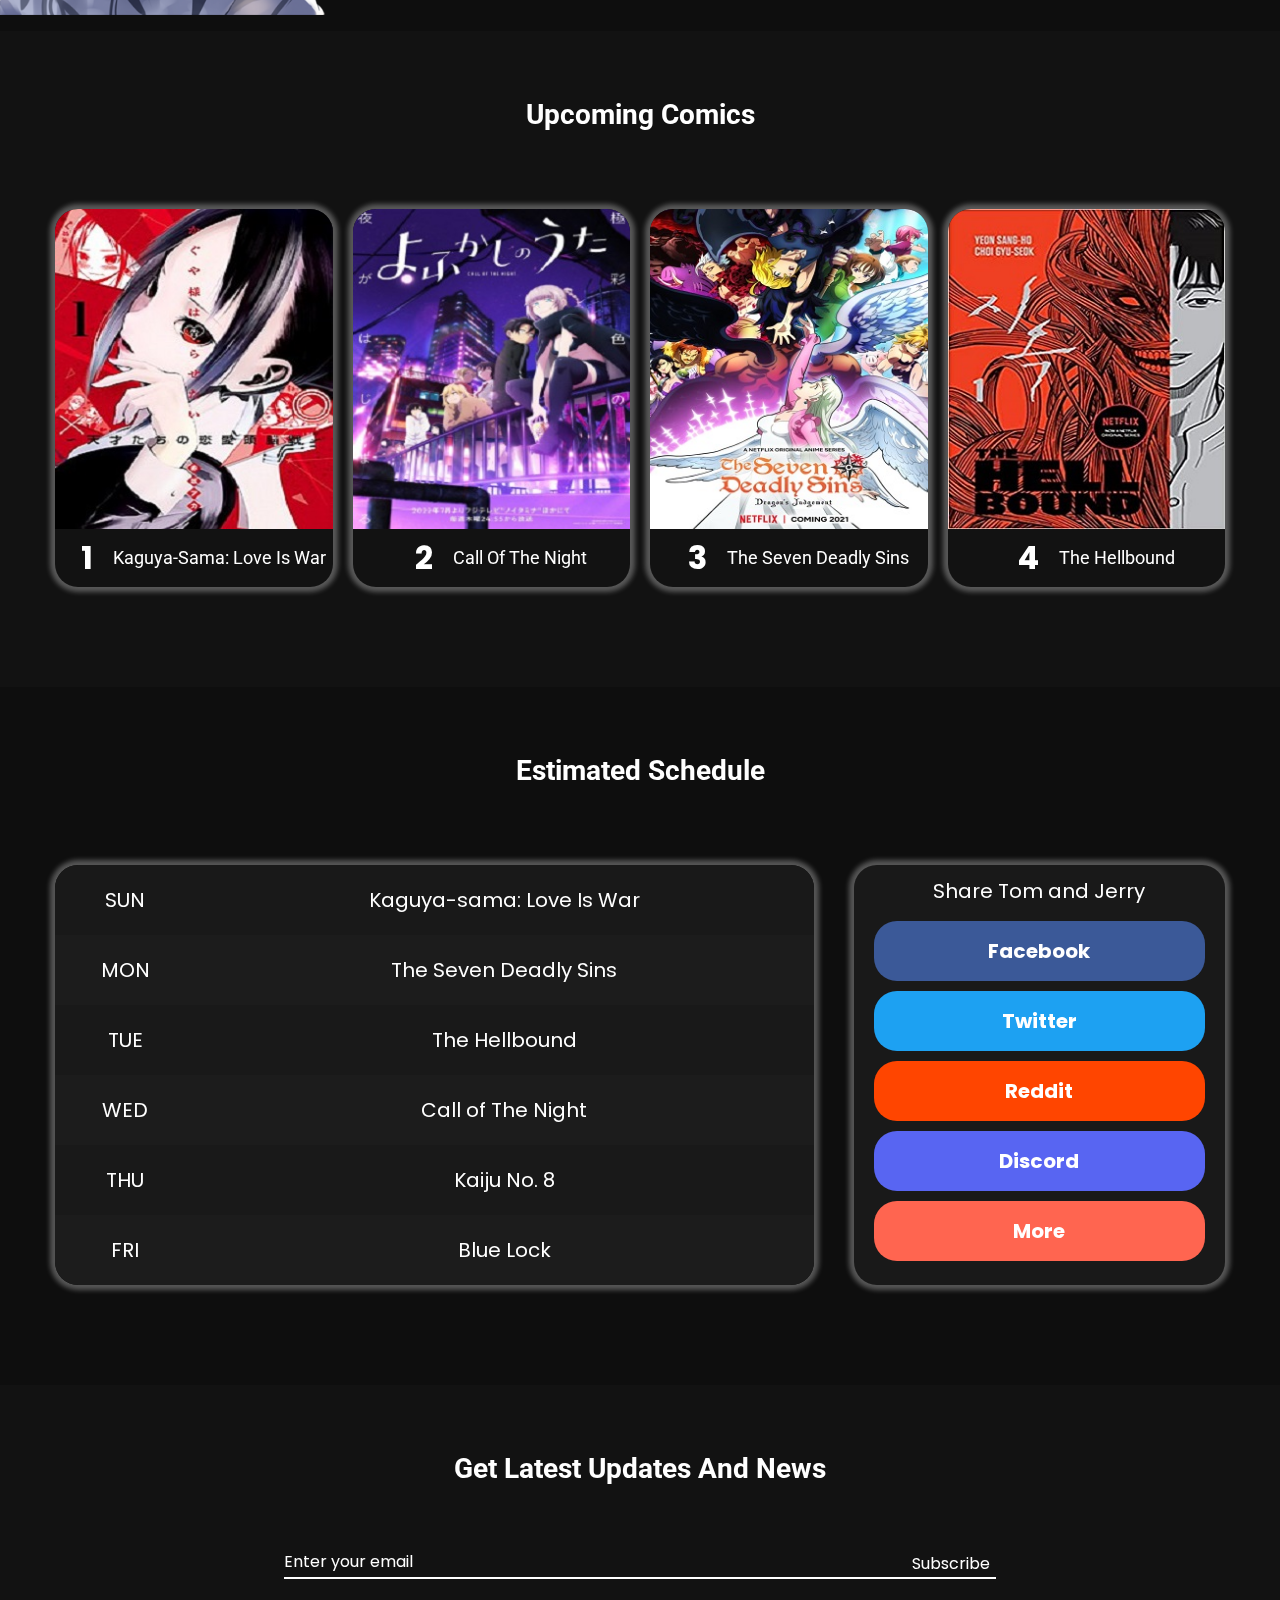
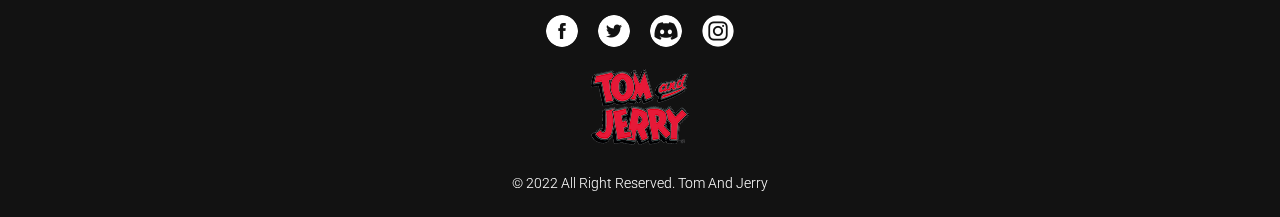
<file: pages/indexlogin.html>
<!DOCTYPE html>
<html lang="en">
<head>
    <meta charset="UTF-8">
    <meta http-equiv="X-UA-Compatible" content="IE=edge">
    <meta name="viewport" content="width=device-width, initial-scale=1.0">
    <link href="https://fonts.googleapis.com/css2?family=Poppins&family=Roboto:wght@400;700&display=swap" rel="stylesheet">
    <link rel="stylesheet" href="../css/style.css">
    <title>Tom and Jerry</title>
</head>
<body>
    <header id="header">
        <div class="header-container">
            <div class="logo">
                <a href="#"><img src="../images/logo.png" alt="Tom&Jerry"></a>
            </div>
            <div class="nav">
                <ul>
                    <li><a href="#home" class="active">Home</a></li>
                    <li><a href="#trending">Trending</a></li>
                    <li><a href="#latest">Latest</a></li>
                    <li><a href="#upcoming">Upcoming</a></li>
                    <li><a href="#" class="user-active">Welcome, User</a></li>
                </ul>
            </div>
        </div>
    </header>

    <main>
        <section id="home" class="banner-part">
            <div class="bg-stretch" style="background-image: url(../images/banner.jpg);">
                <div class="banner-content">
                    <span class="overline-text">#1 Trending</span>
                    <h1>Jujutsu Kaisen</h1>
                    <p>Lorem ipsum dolor sit amet, consectetur adipiscing elit. Vivamus vehicula est ut turpis lobortis elementum.</p>
                    <a href="#" class="btn primary">Read Now</a>
                </div>
            </div>
        </section>

        <section id="trending" class="trending-part">
            <div class="container">
                <h2>Trending Comics</h2>
                <div class="four-columns">
                    <div class="col">
                        <a href="#">
                            <div class="trending-detail">
                                <div class="trending-image">
                                    <div class="bg-stretch" style="background-image: url(../images/trending-1.jpg);"></div>
                                </div>
                                <div class="trending-content">
                                    <div class="trending-code">1</div>
                                    <h3>Jujutsu Kaisen</h3>
                                </div>
                            </div>
                        </a>
                    </div>

                    <div class="col">
                        <a href="#">
                            <div class="trending-detail">
                                <div class="trending-image">
                                    <div class="bg-stretch" style="background-image: url(../images/trending-2.jpg);"></div>
                                </div>
                                <div class="trending-content">
                                    <div class="trending-code">2</div>
                                    <h3>One Piece</h3>
                                </div>
                            </div>
                        </a>
                    </div>

                    <div class="col">
                        <a href="#">
                            <div class="trending-detail">
                                <div class="trending-image">
                                    <div class="bg-stretch" style="background-image: url(../images/trending-3.jpg);"></div>
                                </div>
                                <div class="trending-content">
                                    <div class="trending-code">3</div>
                                    <h3>ChainsawMan</h3>
                                </div>
                            </div>
                        </a>
                    </div>

                    <div class="col">
                        <a href="#">
                            <div class="trending-detail">
                                <div class="trending-image">
                                    <div class="bg-stretch" style="background-image: url(../images/trending-4.jpg);"></div>
                                </div>
                                <div class="trending-content">
                                    <div class="trending-code">4</div>
                                    <h3>Spy X Family</h3>
                                </div>
                            </div>
                        </a>
                    </div>
                </div>
            </div>
        </section>

        <section id="latest" class="latest-part">
            <div class="container">
                <h2>Latest Comics</h2>
                <div class="four-columns">
                    <div class="col">
                        <a href="#">
                            <div class="latest-detail">
                                <div class="latest-image">
                                    <div class="bg-stretch" style="background-image: url(../images/latest-1.jpg);"></div>
                                </div>
                                <div class="latest-content">
                                    <div class="latest-code">1</div>
                                    <h3>My Hero Academia</h3>
                                </div>
                            </div>
                        </a>
                    </div>

                    <div class="col">
                        <a href="#">
                            <div class="latest-detail">
                                <div class="latest-image">
                                    <div class="bg-stretch" style="background-image: url(../images/latest-2.jpg);"></div>
                                </div>
                                <div class="latest-content">
                                    <div class="latest-code">2</div>
                                    <h3>Kaiju No. 8</h3>
                                </div>
                            </div>
                        </a>
                    </div>

                    <div class="col">
                        <a href="#">
                            <div class="latest-detail">
                                <div class="latest-image">
                                    <div class="bg-stretch" style="background-image: url(../images/latest-3.jpg);"></div>
                                </div>
                                <div class="latest-content">
                                    <div class="latest-code">3</div>
                                    <h3>To Your Eternity</h3>
                                </div>
                            </div>
                        </a>
                    </div>

                    <div class="col">
                        <a href="#">
                            <div class="latest-detail">
                                <div class="latest-image">
                                    <div class="bg-stretch" style="background-image: url(../images/latest-4.jpg);"></div>
                                </div>
                                <div class="latest-content">
                                    <div class="latest-code">4</div>
                                    <h3>Blue Lock</h3>
                                </div>
                            </div>
                        </a>
                    </div>
                </div>
                <div class="four-columns">
                    <div class="col">
                        <a href="#">
                            <div class="latest-detail">
                                <div class="latest-image">
                                    <div class="bg-stretch" style="background-image: url(../images/latest-5.jpg);"></div>
                                </div>
                                <div class="latest-content">
                                    <div class="latest-code">5</div>
                                    <h3>Tokyo Revengers</h3>
                                </div>
                            </div>
                        </a>
                    </div>

                    <div class="col">
                        <a href="#">
                            <div class="latest-detail">
                                <div class="latest-image">
                                    <div class="bg-stretch" style="background-image: url(../images/latest-6.jpg);"></div>
                                </div>
                                <div class="latest-content">
                                    <div class="latest-code">6</div>
                                    <h3>Attack on Titan</h3>
                                </div>
                            </div>
                        </a>
                    </div>

                    <div class="col">
                        <a href="#">
                            <div class="latest-detail">
                                <div class="latest-image">
                                    <div class="bg-stretch" style="background-image: url(../images/latest-7.jpg);"></div>
                                </div>
                                <div class="latest-content">
                                    <div class="latest-code">7</div>
                                    <h3>Boruto</h3>
                                </div>
                            </div>
                        </a>
                    </div>

                    <div class="col">
                        <a href="#">
                            <div class="latest-detail">
                                <div class="latest-image">
                                    <div class="bg-stretch" style="background-image: url(../images/latest-8.jpg);"></div>
                                </div>
                                <div class="latest-content">
                                    <div class="latest-code">8</div>
                                    <h3>Death Note</h3>
                                </div>
                            </div>
                        </a>
                    </div>
                </div>
            </div>
        </section>

        <section class="comment-part">
            <div class="container">
                <h2>Top Comments</h2>
                <div class="four-columns">
                    <div class="col">
                        <div class="comment-bk">
                            <img src="../images/comment-bk.png" alt="">
                        </div>
                    </div>

                    <div class="col">
                        <div class="comment-detail">
                            <div class="profile">
                                <div class="profile-pic">
                                    <img src="../images/profile-pic1.jpg" alt="">
                                </div>
                            </div>
                            <h4>Goku</h4>
                            <h5>3 min ago</h5>
                            <div class="comment-content">
                                <p>Lorem Ipsum es simplemente el texto 
                                    de relleno de las imprentas y archivos de texto.</p>
                            </div>
                        </div>
                    </div>    

                    <div class="col">
                        <div class="comment-detail">
                            <div class="profile">
                                <div class="profile-pic">
                                    <img src="../images/profile-pic2.jpg" alt="">
                                </div>
                            </div>
                            <h4>Anya</h4>
                            <h5>25 min ago</h5>
                            <div class="comment-content">
                                <p>Lorem Ipsum es simplemente el texto 
                                    de relleno.</p>
                            </div>
                        </div>
                    </div>    

                    <div class="col">
                        <div class="comment-detail">
                            <div class="profile">
                                <div class="profile-pic">
                                    <img src="../images/profile-pic3.jpg" alt="">
                                </div>
                            </div>
                            <h4>Gojo</h4>
                            <h5>1 hour ago</h5>
                            <div class="comment-content">
                                <p>Lorem Ipsum las imprentas y archivos de texto.</p>
                            </div>
                        </div>
                    </div>    
                </div>
            </div>
        </section>

        <section id="upcoming" class="upcoming-part">
            <div class="container">
                <h2>Upcoming Comics</h2>
                <div class="four-columns">
                    <div class="col">
                        <a href="#">
                            <div class="upcoming-detail">
                                <div class="upcoming-image">
                                    <div class="bg-stretch" style="background-image: url(../images/upcoming-1.jpg);"></div>
                                </div>
                                <div class="upcoming-content">
                                    <div class="upcoming-code">1</div>
                                    <h3>Kaguya-sama: Love is War</h3>
                                </div>
                            </div>
                        </a>
                    </div>

                    <div class="col">
                        <a href="#">
                            <div class="upcoming-detail">
                                <div class="upcoming-image">
                                    <div class="bg-stretch" style="background-image: url(../images/upcoming-2.jpg);"></div>
                                </div>
                                <div class="upcoming-content">
                                    <div class="upcoming-code">2</div>
                                    <h3>Call of The Night</h3>
                                </div>
                            </div>
                        </a>
                    </div>

                    <div class="col">
                        <a href="#">
                            <div class="upcoming-detail">
                                <div class="upcoming-image">
                                    <div class="bg-stretch" style="background-image: url(../images/upcoming-3.jpg);"></div>
                                </div>
                                <div class="upcoming-content">
                                    <div class="upcoming-code">3</div>
                                    <h3>The Seven Deadly Sins</h3>
                                </div>
                            </div>
                        </a>
                    </div>

                    <div class="col">
                        <a href="#">
                            <div class="upcoming-detail">
                                <div class="upcoming-image">
                                    <div class="bg-stretch" style="background-image: url(../images/upcoming-4.jpg);"></div>
                                </div>
                                <div class="upcoming-content">
                                    <div class="upcoming-code">4</div>
                                    <h3>The Hellbound</h3>
                                </div>
                            </div>
                        </a>
                    </div>
                </div>
            </div>
        </section>

        <section class="estimated-part">
            <div class="container">
                <h2>Estimated Schedule</h2>
                <div class="two-columns">
                    <div class="col large-col">
                        <table class="table-style">
                            <tr>
                                <td>SUN</td>
                                <td>Kaguya-sama: Love Is War</td>
                            </tr>
                            <tr>
                                <td>MON</td>
                                <td>The Seven Deadly Sins</td>
                            </tr>
                            <tr>
                                <td>TUE</td>
                                <td>The Hellbound</td>
                            </tr>
                            <tr>
                                <td>WED</td>
                                <td>Call of The Night</td>
                            </tr>
                            <tr>
                                <td>THU</td>
                                <td>Kaiju No. 8</td>
                            </tr>
                            <tr>
                                <td>FRI</td>
                                <td>Blue Lock</td>
                            </tr>
                        </table>
                    </div>
                    <div class="col sml-col">
                        <div class="socials">
                            <span>Share Tom and Jerry</span>
                            <div class="socials-content">
                                <a href="#">
                                    <div class="facebook">
                                        <span>Facebook</span>
                                    </div>
                                </a>
                                <a href="#">
                                    <div class="twitter">
                                        <span>Twitter</span>
                                    </div>
                                </a>
                                <a href="#">
                                    <div class="reddit">
                                        <span>Reddit</span>
                                    </div>
                                </a>
                                <a href="#">
                                    <div class="discord">
                                        <span>Discord</span>
                                    </div>
                                </a>
                                <a href="#">
                                    <div class="more">
                                        <span>More</span>
                                    </div>
                                </a>
                            </div>
                        </div>
                    </div>
                </div>
        </section>
    </main>

    <footer>
        <section class="footer-part">
            <div class="container">
                <h2>Get latest updates and news</h2>
                <div class="footer-detail">
                    <form class="subscribe">
                        <input type="text" class="form-email" placeholder="Enter your email">
                        <button type="submit" class="subscribe-btn">Subscribe</button>
                    </form>
                </div>
                <div class="links">
                    <a href="#" class="links-style"><img src="../images/facebook.png" alt="facebook"></a>
                    <a href="#" class="links-style"><img src="../images/twitter.png" alt="twitter"></a>
                    <a href="#" class="links-style"><img src="../images/discord.png" alt="discord"></a>
                    <a href="#" class="links-style"><img src="../images/instagram.png" alt="instagram"></a>
                </div>
                <div class="logo">
                    <a href="#"><img src="../images/logo.png" alt=""></a>
                </div>
                </div>
                    <h5>© 2022 All Right Reserved. Tom and Jerry</h5>
                </div>
            </div>
        </section>
    </footer>
</body>
</html>
</file>
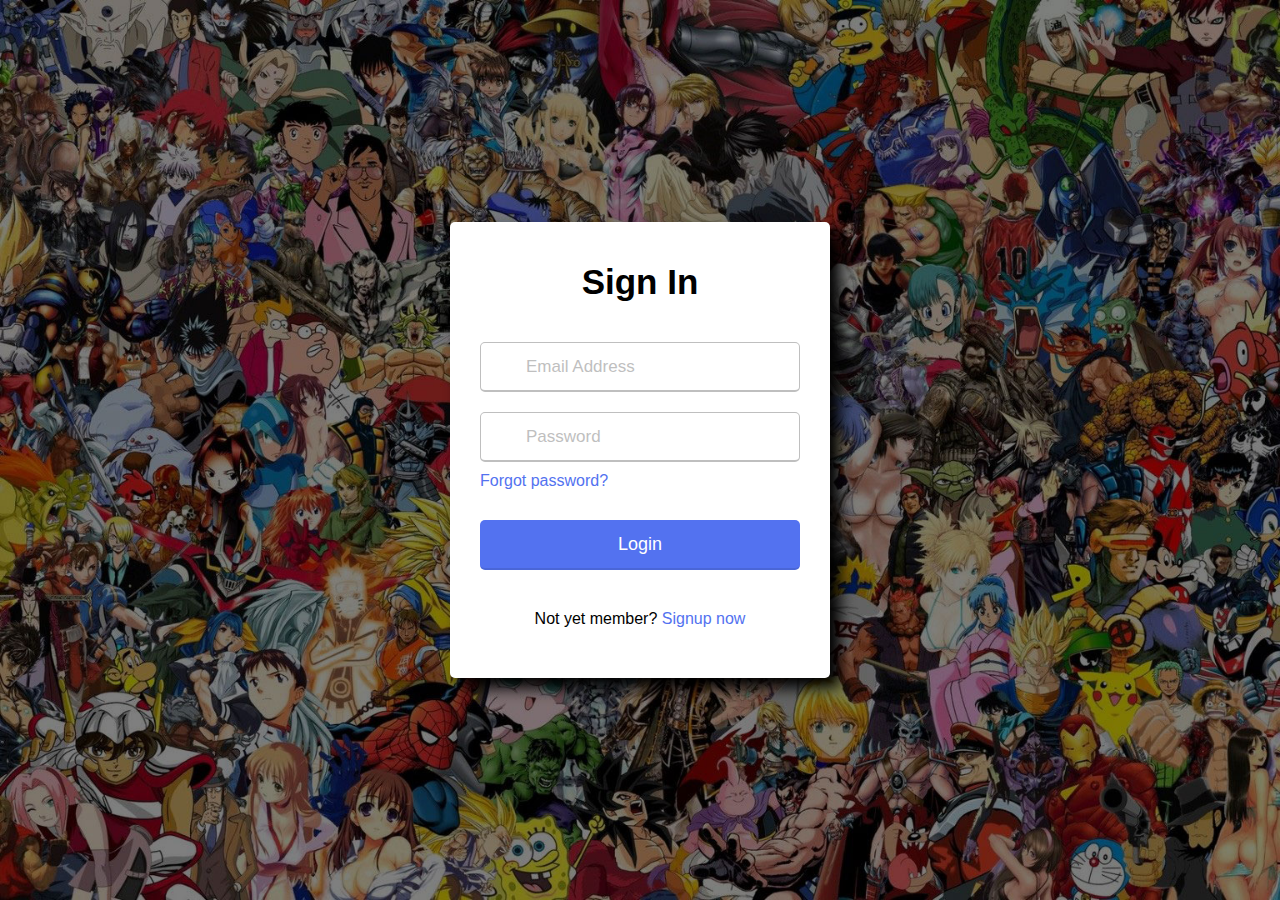
<file: pages/login.html>
<!DOCTYPE html>
<html lang="en">
<head>
    <meta charset="UTF-8">
    <meta name="viewport" content="width=device-width, initial-scale=1.0">
    <title>Login | Tom & Jerry</title>
    <link rel="stylesheet" href="../css/loginstyle.css">
    <script href="../js/login.js"></script>
</head>
<body>
    <div class="wrapper">
        <header>Sign In</header>
        <form action="../pages/indexlogin.html">
        <div class="field email">
            <div class="input-area">
                <input type="text" placeholder="Email Address">
            </div>
            <div class="error error-txt">Email can't be blank</div>
        </div>
        <div class="field password">
            <div class="input-area">
                <input type="password" placeholder="Password">
            </div>
            <div class="error error-txt">Password can't be blank</div>
        </div>
        <div class="pass-txt"><a href="#">Forgot password?</a></div>
        <input type="submit" value="Login">
        </form>
        <div class="sign-txt">Not yet member? <a href="#">Signup now</a></div>
    </div>
</body>
</html>
</file>
<file: css/style.css>
/* font-family: 'Poppins', sans-serif; */
/* font-family: 'Roboto', sans-serif; */

* {
    box-sizing: border-box;
}

body {
    margin: 0;
    font: 20px/1.2 "Roboto", sans-serif;
}

.container {
    max-width: 1170px;
    width: 100%;
    margin: 0 auto;
}

#header {
    position: absolute;
    top: 0;
    left: 0;
    bottom: 0;
    right: 0;
    z-index: 999;
    font-family: 'Roboto', sans-serif;
    color: #ffffff;
    font-size: 20px;
}

.header-container {
    display: flex;
    justify-content: space-between;
    align-items: center;
    padding: 30px 60px;
    max-height: 95px;
}

.nav {
    margin: 0 -60px 0 0;
}

ul {
    display: flex;
    text-decoration: none;
}

li {
    list-style: none;
    margin: 0 62px 0px 0px;
    padding: 4px 0 0 0;
}

a {
    color: #ffffff;
    text-decoration: none;
    font-weight: bold;
    transition: all 0.2s ease-in;
}

.nav a:hover {
    color: #ff0000;
}

.nav .active {
    color: #ff0000;
}

li .user-active {
    color: #00ff15;
}

h1 {
    font-family: 'Roboto', sans-serif;
    font-weight: 700px;
    font-size: 30px;
    text-transform: uppercase;
    letter-spacing: 10px;
}

h2 {
    text-transform: capitalize;
    font-family: 'Roboto', sans-serif;
    font-size: 28px;
    line-height: 6;
    font-weight: 700;
    color: #ffffff;
    margin: 0 0 -30px 0;
}

h3 {
    font-size: 18px;
    font-weight: 400;
    text-transform: capitalize;
    font-family: 'Roboto', sans-serif;
    color: #ffffff;
}

h4 {
    font-size: 18px;
    font-weight: 400;
    line-height: 0;
    text-transform: capitalize;
    font-family: 'Roboto', sans-serif;
    color: #ffffff;
}

h5 {
    font-size: 14px;
    font-weight: 300;
    line-height: 0;
    text-transform: capitalize;
    font-family: 'Roboto', sans-serif;
    color: #ffffff;
}

.banner-part {
    height: 100vh;
    position: relative;
}

.banner-part::before {
    content: '';
    height: 100vh;
    display: block;
}

.banner-part::after {
    content: '';
    position: absolute;
    top: 0;
    bottom: 0;
    right: 0;
    left: 0;
    background: rgb(0,0,0);
    background: radial-gradient(circle, rgba(0,0,0,0.6) 0%, rgba(0,0,0,0.6) 100%);
    mix-blend-mode: darken;
}

.bg-stretch {
    position: absolute;
    top: 0;
    left: 0;
    bottom: 0;
    right: 0;
    background-repeat: no-repeat;
    background-position: center;
    background-size: cover;
}

.banner-content {
    position: relative;
    z-index: 999;
    max-width: 900px;
    color: #ffffff;
    padding: 0 180px;
    top: 55%;
    font-family: 'Roboto', sans-serif;
}

.overline-text {
    color: #ff0000;
    font-weight: bold;
    letter-spacing: 2px;
}

.btn {
    text-transform: capitalize;
    color: #121212;
    text-decoration: none;
    text-align: center;
    display: inline-block;
    vertical-align: top;
}

.btn.primary {
    padding: 9px;
    background-color: #1c1c1c;
    color: #ffffff;
    border-radius: 22px;
    border: 1px solid #ffffff;
    min-width: 160px;
    transition: all 0.3s ease-in;
}

.btn.primary:hover {
    background-color: #e6e6e6;
    color: #1c1c1c;
    border: 1px solid #000000;
    box-shadow: 0px 0px 10px 10px rgba(166,27,255,0.45);
}

.btn.sign-in {
    background-color: #1c1c1c;
    color: #ffffff;
    padding: 10px 20px;
    margin: -10px 0 0 0;
    border-radius: 22px;
    border: 1px solid #000000;
    min-width: 84px;
    transition: all 0.3s ease-in;
}

.btn.sign-in:hover {
    background-color: #e6e6e6;
    color: #1c1c1c;
    border: 1px solid #000000;
    box-shadow: 0px 0px 10px 10px rgba(166,27,255,0.45);
}

.four-columns,
.two-columns {
    display: flex;
    flex-wrap: wrap;
    margin: 0 -20px;
    padding: 40px 0;
}

.two-columns .col {
    width: 50%;
    padding: 0 20px;
}

.two-columns .col.large-col {
    width: 66%;
}

.two-columns .col.sml-col {
    width: 34%;
}

.four-columns {
    margin: 0 -10px;
}

.four-columns .col {
    width: auto;
    flex: 1;
    padding: 0 10px;
}

.trending-part,
.estimated-part {
    background-color: #0e0e0e;
    text-align: center;
    padding-bottom: 60px;
}

.trending-detail {
    background-color: #121212;
    border-radius: 23px;
    overflow: hidden;
    color: #fff;
    font-family: 'Poppins', sans-serif;
    box-shadow: 0px 0px 5px 5px rgba(255,255,255,0.30);
    transition: all 0.3s ease-in;
}

.trending-detail:hover {
    box-shadow: 0px 0px 10px 10px rgba(166,27,255,0.45);
}

.trending-part .col .trending-image {
    height: 320px;
    position: relative;
    display: flex;
    flex-wrap: wrap;
    align-items: center;
    justify-content: center;
}

.trending-content {
    display: flex;
    justify-content: center;
    align-items: center;
}

.trending-code {
    font-family: 'Poppins', sans-serif;
    font-size: 32px;
    padding: 0 20px;
}

.latest-part,
.upcoming-part {
    background-color: #121212;
    text-align: center;
    padding-bottom: 60px;
}

.latest-detail,
.upcoming-detail {
    background-color: #121212;
    border-radius: 23px;
    overflow: hidden;
    color: #fff;
    font-family: 'Poppins', sans-serif;
    box-shadow: 0px 0px 5px 5px rgba(255,255,255,0.30);
    transition: all 0.3s ease-in;
}

.latest-detail:hover,
.upcoming-detail:hover {
    box-shadow: 0px 0px 10px 10px rgba(166,27,255,0.45);
}

.latest-part .col .latest-image,
.upcoming-part .col .upcoming-image {
    height: 320px;
    position: relative;
    display: flex;
    flex-wrap: wrap;
    align-items: center;
    justify-content: center;
}

.latest-content,
.upcoming-content {
    display: flex;
    justify-content: center;
    align-items: center;
}

.latest-code,
.upcoming-code {
    font-family: 'Poppins', sans-serif;
    font-size: 32px;
    padding: 0 20px;
}

.comment-part {
    background-color: #0e0e0e;
    text-align: center;
    padding-bottom: 60px;
}

.comment-bk {
    position: absolute;
    margin: 0 auto;
    left: 0;
    height: 368px;
}

.comment-bk img {
    object-fit: cover;
    height: 100%;
    width: auto;
}

.comment-detail {   
    position: relative;
    width: 312px;
    padding: 24px 10px;
    background-color: #121212;
    border-radius: 23px;
    overflow: hidden;
    color: #fff;
    font-family: 'Poppins', sans-serif;
    box-shadow: 0px 0px 5px 5px rgba(255,255,255,0.30);
    transition: all 0.3s ease-in;
}

.comment-detail:hover {
    box-shadow: 0px 0px 10px 10px rgba(166,27,255,0.45);
}

.profile {
    padding: 20px 0px;
    display: flex;
    justify-content: center;
    align-items: center;
}

.profile-pic {
    height: 58px;
    width: 58px;
    margin: 0 auto;
    border-radius: 50%;
    overflow: hidden;
}

.profile-pic img {
    object-fit: cover;
    height: 100%;
    width: auto;
}

.comment-content {
    display: flex;
    justify-content: center;
    align-items: center;
    padding: 0 14px;
}

.comment-content p {
    font-size: 12px;
}

.table-style {
    border-collapse: collapse;
    width: 100%;
    border-radius: 23px;
    overflow: hidden;
    color: #fff;
    font-family: 'Poppins', sans-serif;
    box-shadow: 0px 0px 5px 5px rgba(255,255,255,0.30);
    transition: all 0.3s ease-in;
}

.table-style:hover {
    box-shadow: 0px 0px 10px 10px rgba(166,27,255,0.45);
}

.table-style td {
    padding: 23px 8px;
    text-align: center;
}

.table-style tr:nth-of-type(even) {
    background-color: #1c1c1c;
}

.table-style tr:nth-of-type(odd) {
    background-color: #191919;
}

.socials {   
    position: relative;
    width: 100%;
    padding: 14px 10px 0px 10px;
    background-color: #191919;
    border-radius: 23px;
    overflow: hidden;
    color: #fff;
    font-family: 'Poppins', sans-serif;
    box-shadow: 0px 0px 5px 5px rgba(255,255,255,0.30);
    transition: all 0.3s ease-in;
}

.socials:hover {
    box-shadow: 0px 0px 10px 10px rgba(166,27,255,0.45);
}

.socials-content {
    padding: 18px 10px 24px 10px;
    display: flex;
    flex-direction: column;
}

.facebook {
    background-color: #3b5998;
    padding: 18px 8px;
    border-radius: 23px;
    overflow: hidden;
    margin-bottom: 10px;
}

.facebook:hover {
    box-shadow: 0px 0px 10px 10px rgba(29,89,152,0.45);
}

.twitter {
    background-color: #1da1f2;
    padding: 18px 8px;
    border-radius: 23px;
    overflow: hidden;
    margin-bottom: 10px;
}

.twitter:hover {
    box-shadow: 0px 0px 10px 10px rgba(29,161,242,0.45);
}

.reddit {
    background-color: #ff4500;
    padding: 18px 8px;
    border-radius: 23px;
    overflow: hidden;
    margin-bottom: 10px;
}

.reddit:hover {
    box-shadow: 0px 0px 10px 10px rgba(255,69,0,0.45);
}

.discord {
    background-color: #5865f2;
    padding: 18px 8px;
    border-radius: 23px;
    overflow: hidden;
    margin-bottom: 10px;
}

.discord:hover {
    box-shadow: 0px 0px 10px 10px rgba(88,101,242,0.45);
}

.more {
    background-color: #ff6550;
    padding: 18px 8px;
    border-radius: 23px;
    overflow: hidden;
}

.more:hover {
    box-shadow: 0px 0px 10px 10px rgba(255,101,80,0.45);
}

.footer-part {
    background-color: #121212;
    text-align: center;
    padding-bottom: 10px;
}

.footer-detail {   
    display: flex;
    justify-content: center;
    align-items: center;
    padding: 24px 10px;
    color: #fff;
    font-family: 'Poppins', sans-serif;
}

.subscribe {
    display: flex;
    justify-content: space-between;
    align-items: center;
    width: 712px;
    border-bottom: 2px solid #fff;
}

.form-email {
    border: none;
    outline: 0;
    width: 100%;
    height: 20px;
    color: #fff;
    padding: 14px 0;
    font-size: 16px;
    font-family: 'Poppins', sans-serif;
    background-color: #121212;
}

.form-email::placeholder {
    color: #fff;
}

.subscribe-btn {
    background-color: #121212;
    cursor: pointer;   
    border: none;
    outline: 0;
    height: 30px;
    padding-top: 4px;
    color: #fff;
    font-size: 16px;
    font-family: 'Poppins', sans-serif;
    background-color: #121212;
    transition: all 0.3s ease-in;
}

.subscribe-btn:hover {
    color: rgba(166,27,255,1)
}

.links {
    display: flex;
    justify-content: center;
    align-items: center;
    padding: 12px 0;
}

.links-style {
    height: 32px;
    width: 32px;
    margin: 0 10px;
    border-radius: 50%;
    overflow: hidden;
    border-radius: 50%;
}

.links-style img {
    object-fit: cover;
    height: 100%;
    width: auto;
}

.links-style:hover {
    box-shadow: 0px 0px 10px 10px rgba(166,27,255,0.45);
}

.footer-part .logo {
    padding: 10px 0;
}
</file>
<file: style.css>
/* font-family: 'Poppins', sans-serif; */
/* font-family: 'Roboto', sans-serif; */

* {
    box-sizing: border-box;
}

body {
    margin: 0;
    font: 20px/1.2 "Roboto", sans-serif;
}

.container {
    max-width: 1170px;
    width: 100%;
    margin: 0 auto;
}

#header {
    position: absolute;
    top: 0;
    left: 0;
    bottom: 0;
    right: 0;
    z-index: 999;
    font-family: 'Roboto', sans-serif;
    color: #ffffff;
    font-size: 20px;
}

.header-container {
    display: flex;
    justify-content: space-between;
    align-items: center;
    padding: 30px 60px;
    max-height: 95px;
}

.nav {
    margin: 0 -60px 0 0;
}

ul {
    display: flex;
    text-decoration: none;
}

li {
    list-style: none;
    margin: 0 62px 0px 0px;
    padding: 4px 0 0 0;
}

a {
    color: #ffffff;
    text-decoration: none;
    font-weight: bold;
    transition: all 0.2s ease-in;
}

.nav a:hover {
    color: #ff0000;
}

.nav .active {
    color: #ff0000;
}

li .user-active {
    color: #00ff15;
}

h1 {
    font-family: 'Roboto', sans-serif;
    font-weight: 700px;
    font-size: 30px;
    text-transform: uppercase;
    letter-spacing: 10px;
}

h2 {
    text-transform: capitalize;
    font-family: 'Roboto', sans-serif;
    font-size: 28px;
    line-height: 6;
    font-weight: 700;
    color: #ffffff;
    margin: 0 0 -30px 0;
}

h3 {
    font-size: 18px;
    font-weight: 400;
    text-transform: capitalize;
    font-family: 'Roboto', sans-serif;
    color: #ffffff;
}

h4 {
    font-size: 18px;
    font-weight: 400;
    line-height: 0;
    text-transform: capitalize;
    font-family: 'Roboto', sans-serif;
    color: #ffffff;
}

h5 {
    font-size: 14px;
    font-weight: 300;
    line-height: 0;
    text-transform: capitalize;
    font-family: 'Roboto', sans-serif;
    color: #ffffff;
}

.banner-part {
    height: 100vh;
    position: relative;
}

.banner-part::before {
    content: '';
    height: 100vh;
    display: block;
}

.banner-part::after {
    content: '';
    position: absolute;
    top: 0;
    bottom: 0;
    right: 0;
    left: 0;
    background: rgb(0,0,0);
    background: radial-gradient(circle, rgba(0,0,0,0.6) 0%, rgba(0,0,0,0.6) 100%);
    mix-blend-mode: darken;
}

.bg-stretch {
    position: absolute;
    top: 0;
    left: 0;
    bottom: 0;
    right: 0;
    background-repeat: no-repeat;
    background-position: center;
    background-size: cover;
}

.banner-content {
    position: relative;
    z-index: 999;
    max-width: 900px;
    color: #ffffff;
    padding: 0 180px;
    top: 55%;
    font-family: 'Roboto', sans-serif;
}

.overline-text {
    color: #ff0000;
    font-weight: bold;
    letter-spacing: 2px;
}

.btn {
    text-transform: capitalize;
    color: #121212;
    text-decoration: none;
    text-align: center;
    display: inline-block;
    vertical-align: top;
}

.btn.primary {
    padding: 9px;
    background-color: #1c1c1c;
    color: #ffffff;
    border-radius: 22px;
    border: 1px solid #ffffff;
    min-width: 160px;
    transition: all 0.3s ease-in;
}

.btn.primary:hover {
    background-color: #e6e6e6;
    color: #1c1c1c;
    border: 1px solid #000000;
    box-shadow: 0px 0px 10px 10px rgba(166,27,255,0.45);
}

.btn.sign-in {
    background-color: #1c1c1c;
    color: #ffffff;
    padding: 10px 20px;
    margin: -10px 0 0 0;
    border-radius: 22px;
    border: 1px solid #000000;
    min-width: 84px;
    transition: all 0.3s ease-in;
}

.btn.sign-in:hover {
    background-color: #e6e6e6;
    color: #1c1c1c;
    border: 1px solid #000000;
    box-shadow: 0px 0px 10px 10px rgba(166,27,255,0.45);
}

.four-columns,
.two-columns {
    display: flex;
    flex-wrap: wrap;
    margin: 0 -20px;
    padding: 40px 0;
}

.two-columns .col {
    width: 50%;
    padding: 0 20px;
}

.two-columns .col.large-col {
    width: 66%;
}

.two-columns .col.sml-col {
    width: 34%;
}

.four-columns {
    margin: 0 -10px;
}

.four-columns .col {
    width: auto;
    flex: 1;
    padding: 0 10px;
}

.trending-part,
.estimated-part {
    background-color: #0e0e0e;
    text-align: center;
    padding-bottom: 60px;
}

.trending-detail {
    background-color: #121212;
    border-radius: 23px;
    overflow: hidden;
    color: #fff;
    font-family: 'Poppins', sans-serif;
    box-shadow: 0px 0px 5px 5px rgba(255,255,255,0.30);
    transition: all 0.3s ease-in;
}

.trending-detail:hover {
    box-shadow: 0px 0px 10px 10px rgba(166,27,255,0.45);
}

.trending-part .col .trending-image {
    height: 320px;
    position: relative;
    display: flex;
    flex-wrap: wrap;
    align-items: center;
    justify-content: center;
}

.trending-content {
    display: flex;
    justify-content: center;
    align-items: center;
}

.trending-code {
    font-family: 'Poppins', sans-serif;
    font-size: 32px;
    padding: 0 20px;
}

.latest-part,
.upcoming-part {
    background-color: #121212;
    text-align: center;
    padding-bottom: 60px;
}

.latest-detail,
.upcoming-detail {
    background-color: #121212;
    border-radius: 23px;
    overflow: hidden;
    color: #fff;
    font-family: 'Poppins', sans-serif;
    box-shadow: 0px 0px 5px 5px rgba(255,255,255,0.30);
    transition: all 0.3s ease-in;
}

.latest-detail:hover,
.upcoming-detail:hover {
    box-shadow: 0px 0px 10px 10px rgba(166,27,255,0.45);
}

.latest-part .col .latest-image,
.upcoming-part .col .upcoming-image {
    height: 320px;
    position: relative;
    display: flex;
    flex-wrap: wrap;
    align-items: center;
    justify-content: center;
}

.latest-content,
.upcoming-content {
    display: flex;
    justify-content: center;
    align-items: center;
}

.latest-code,
.upcoming-code {
    font-family: 'Poppins', sans-serif;
    font-size: 32px;
    padding: 0 20px;
}

.comment-part {
    background-color: #0e0e0e;
    text-align: center;
    padding-bottom: 60px;
}

.comment-bk {
    position: absolute;
    margin: 0 auto;
    left: 0;
    height: 368px;
}

.comment-bk img {
    object-fit: cover;
    height: 100%;
    width: auto;
}

.comment-detail {   
    position: relative;
    width: 312px;
    padding: 24px 10px;
    background-color: #121212;
    border-radius: 23px;
    overflow: hidden;
    color: #fff;
    font-family: 'Poppins', sans-serif;
    box-shadow: 0px 0px 5px 5px rgba(255,255,255,0.30);
    transition: all 0.3s ease-in;
}

.comment-detail:hover {
    box-shadow: 0px 0px 10px 10px rgba(166,27,255,0.45);
}

.profile {
    padding: 20px 0px;
    display: flex;
    justify-content: center;
    align-items: center;
}

.profile-pic {
    height: 58px;
    width: 58px;
    margin: 0 auto;
    border-radius: 50%;
    overflow: hidden;
}

.profile-pic img {
    object-fit: cover;
    height: 100%;
    width: auto;
}

.comment-content {
    display: flex;
    justify-content: center;
    align-items: center;
    padding: 0 14px;
}

.comment-content p {
    font-size: 12px;
}

.table-style {
    border-collapse: collapse;
    width: 100%;
    border-radius: 23px;
    overflow: hidden;
    color: #fff;
    font-family: 'Poppins', sans-serif;
    box-shadow: 0px 0px 5px 5px rgba(255,255,255,0.30);
    transition: all 0.3s ease-in;
}

.table-style:hover {
    box-shadow: 0px 0px 10px 10px rgba(166,27,255,0.45);
}

.table-style td {
    padding: 23px 8px;
    text-align: center;
}

.table-style tr:nth-of-type(even) {
    background-color: #1c1c1c;
}

.table-style tr:nth-of-type(odd) {
    background-color: #191919;
}

.socials {   
    position: relative;
    width: 100%;
    padding: 14px 10px 0px 10px;
    background-color: #191919;
    border-radius: 23px;
    overflow: hidden;
    color: #fff;
    font-family: 'Poppins', sans-serif;
    box-shadow: 0px 0px 5px 5px rgba(255,255,255,0.30);
    transition: all 0.3s ease-in;
}

.socials:hover {
    box-shadow: 0px 0px 10px 10px rgba(166,27,255,0.45);
}

.socials-content {
    padding: 18px 10px 24px 10px;
    display: flex;
    flex-direction: column;
}

.facebook {
    background-color: #3b5998;
    padding: 18px 8px;
    border-radius: 23px;
    overflow: hidden;
    margin-bottom: 10px;
}

.facebook:hover {
    box-shadow: 0px 0px 10px 10px rgba(29,89,152,0.45);
}

.twitter {
    background-color: #1da1f2;
    padding: 18px 8px;
    border-radius: 23px;
    overflow: hidden;
    margin-bottom: 10px;
}

.twitter:hover {
    box-shadow: 0px 0px 10px 10px rgba(29,161,242,0.45);
}

.reddit {
    background-color: #ff4500;
    padding: 18px 8px;
    border-radius: 23px;
    overflow: hidden;
    margin-bottom: 10px;
}

.reddit:hover {
    box-shadow: 0px 0px 10px 10px rgba(255,69,0,0.45);
}

.discord {
    background-color: #5865f2;
    padding: 18px 8px;
    border-radius: 23px;
    overflow: hidden;
    margin-bottom: 10px;
}

.discord:hover {
    box-shadow: 0px 0px 10px 10px rgba(88,101,242,0.45);
}

.more {
    background-color: #ff6550;
    padding: 18px 8px;
    border-radius: 23px;
    overflow: hidden;
}

.more:hover {
    box-shadow: 0px 0px 10px 10px rgba(255,101,80,0.45);
}

.footer-part {
    background-color: #121212;
    text-align: center;
    padding-bottom: 10px;
}

.footer-detail {   
    display: flex;
    justify-content: center;
    align-items: center;
    padding: 24px 10px;
    color: #fff;
    font-family: 'Poppins', sans-serif;
}

.subscribe {
    display: flex;
    justify-content: space-between;
    align-items: center;
    width: 712px;
    border-bottom: 2px solid #fff;
}

.form-email {
    border: none;
    outline: 0;
    width: 100%;
    height: 20px;
    color: #fff;
    padding: 14px 0;
    font-size: 16px;
    font-family: 'Poppins', sans-serif;
    background-color: #121212;
}

.form-email::placeholder {
    color: #fff;
}

.subscribe-btn {
    background-color: #121212;
    cursor: pointer;   
    border: none;
    outline: 0;
    height: 30px;
    padding-top: 4px;
    color: #fff;
    font-size: 16px;
    font-family: 'Poppins', sans-serif;
    background-color: #121212;
    transition: all 0.3s ease-in;
}

.subscribe-btn:hover {
    color: rgba(166,27,255,1)
}

.links {
    display: flex;
    justify-content: center;
    align-items: center;
    padding: 12px 0;
}

.links-style {
    height: 32px;
    width: 32px;
    margin: 0 10px;
    border-radius: 50%;
    overflow: hidden;
    border-radius: 50%;
}

.links-style img {
    object-fit: cover;
    height: 100%;
    width: auto;
}

.links-style:hover {
    box-shadow: 0px 0px 10px 10px rgba(166,27,255,0.45);
}

.footer-part .logo {
    padding: 10px 0;
}
</file>
<file: loginstyle.css>
* {
    margin: 0;
    padding: 0;
    box-sizing: border-box;
    font-family: "Poppins", sans-serif;
}

body {
    width: 100%;
    height: 100vh;
    display: flex;
    align-items: center;
    justify-content: center;
    background-image: url(./assets/loginbk.jpg);
    background-repeat: no-repeat;
    background-position: center;
    background-size: cover;
}

::selection {
    color: #fff;
    background: #5372F0;
}

.wrapper {
    width: 380px;
    padding: 40px 30px 50px 30px;
    background: #ffffff;
    border-radius: 5px;
    text-align: center;
    box-shadow: 10px 10px 15px rgba(0,0,0,1);
}

.wrapper header {
    font-size: 35px;
    font-weight: 600;
}

.wrapper form {
    margin: 40px 0;
}

form .field {
    width: 100%;
    margin-bottom: 20px;
}

form .field.shake {
    animation: shake 0.3s ease-in-out;
}

@keyframes shake {
    0%, 100%{
        margin-left: 0px;
    }
    20%, 80%{
        margin-left: -12px;
    }
    40%, 60%{
        margin-left: 12px;
    }
}

form .field .input-area {
    height: 50px;
    width: 100%;
    position: relative;
}

form input {
    width: 100%;
    height: 100%;
    outline: none;
    padding: 0 45px;
    font-size: 18px;
    background: none;
    caret-color: #5372F0;
    border-radius: 5px;
    border: 1px solid #bfbfbf;
    border-bottom-width: 2px;
    transition: all 0.2s ease;
}

form .field input:focus,
form .field.valid input {
    border-color: #5372F0;
}

form .field.shake input,
form .field.error input {
    border-color: #dc3545;
}

.field .input-area i {
    position: absolute;
    top: 50%;
    font-size: 18px;
    pointer-events: none;
    transform: translateY(-50%);
}

.input-area .icon {
    left: 15px;
    color: #bfbfbf;
    transition: color 0.2s ease;
}

.input-area .error-icon {
    right: 15px;
    color: #dc3545;
}

form input:focus ~ .icon,
form .field.valid .icon {
    color: #5372F0; 
}

form .field.shake input:focus ~ .icon,
form .field.error input:focus ~ .icon{
    color: #bfbfbf;
}

form input::placeholder {
    color: #bfbfbf;
    font-size: 17px;
}

form .field .error-txt {
    color: #dc3545;
    text-align: left;
    margin-top: 5px;
}

form .field .error {
    display: none;
}

form .field.shake .error,
form .field.error .error {
    display: block;
}

form .pass-txt {
    text-align: left;
    margin-top: -10px;
}

.wrapper a {
    color: #5372F0;
    text-decoration: none;
}

.wrapper a:hover {
    text-decoration: underline;
}

form input[type="submit"] {
    height: 50px;
    margin-top: 30px;
    color: #fff;
    padding: 0;
    border: none;
    background: #5372F0;
    cursor: pointer;
    border-bottom: 2px solid rgba(0,0,0,0.1);
    transition: all 0.3s ease;
}

form input[type="submit"]:hover {
    background: #2c52ed;
}
</file>
<file: css/loginstyle.css>
* {
    margin: 0;
    padding: 0;
    box-sizing: border-box;
    font-family: "Poppins", sans-serif;
}

body {
    width: 100%;
    height: 100vh;
    display: flex;
    align-items: center;
    justify-content: center;
    background-image: url(../images/loginbk.jpg);
    background-repeat: no-repeat;
    background-position: center;
    background-size: cover;
}

::selection {
    color: #fff;
    background: #5372F0;
}

.wrapper {
    width: 380px;
    padding: 40px 30px 50px 30px;
    background: #ffffff;
    border-radius: 5px;
    text-align: center;
    box-shadow: 10px 10px 15px rgba(0,0,0,1);
}

.wrapper header {
    font-size: 35px;
    font-weight: 600;
}

.wrapper form {
    margin: 40px 0;
}

form .field {
    width: 100%;
    margin-bottom: 20px;
}

form .field.shake {
    animation: shake 0.3s ease-in-out;
}

@keyframes shake {
    0%, 100%{
        margin-left: 0px;
    }
    20%, 80%{
        margin-left: -12px;
    }
    40%, 60%{
        margin-left: 12px;
    }
}

form .field .input-area {
    height: 50px;
    width: 100%;
    position: relative;
}

form input {
    width: 100%;
    height: 100%;
    outline: none;
    padding: 0 45px;
    font-size: 18px;
    background: none;
    caret-color: #5372F0;
    border-radius: 5px;
    border: 1px solid #bfbfbf;
    border-bottom-width: 2px;
    transition: all 0.2s ease;
}

form .field input:focus,
form .field.valid input {
    border-color: #5372F0;
}

form .field.shake input,
form .field.error input {
    border-color: #dc3545;
}

.field .input-area i {
    position: absolute;
    top: 50%;
    font-size: 18px;
    pointer-events: none;
    transform: translateY(-50%);
}

.input-area .icon {
    left: 15px;
    color: #bfbfbf;
    transition: color 0.2s ease;
}

.input-area .error-icon {
    right: 15px;
    color: #dc3545;
}

form input:focus ~ .icon,
form .field.valid .icon {
    color: #5372F0; 
}

form .field.shake input:focus ~ .icon,
form .field.error input:focus ~ .icon{
    color: #bfbfbf;
}

form input::placeholder {
    color: #bfbfbf;
    font-size: 17px;
}

form .field .error-txt {
    color: #dc3545;
    text-align: left;
    margin-top: 5px;
}

form .field .error {
    display: none;
}

form .field.shake .error,
form .field.error .error {
    display: block;
}

form .pass-txt {
    text-align: left;
    margin-top: -10px;
}

.wrapper a {
    color: #5372F0;
    text-decoration: none;
}

.wrapper a:hover {
    text-decoration: underline;
}

form input[type="submit"] {
    height: 50px;
    margin-top: 30px;
    color: #fff;
    padding: 0;
    border: none;
    background: #5372F0;
    cursor: pointer;
    border-bottom: 2px solid rgba(0,0,0,0.1);
    transition: all 0.3s ease;
}

form input[type="submit"]:hover {
    background: #2c52ed;
}
</file>
